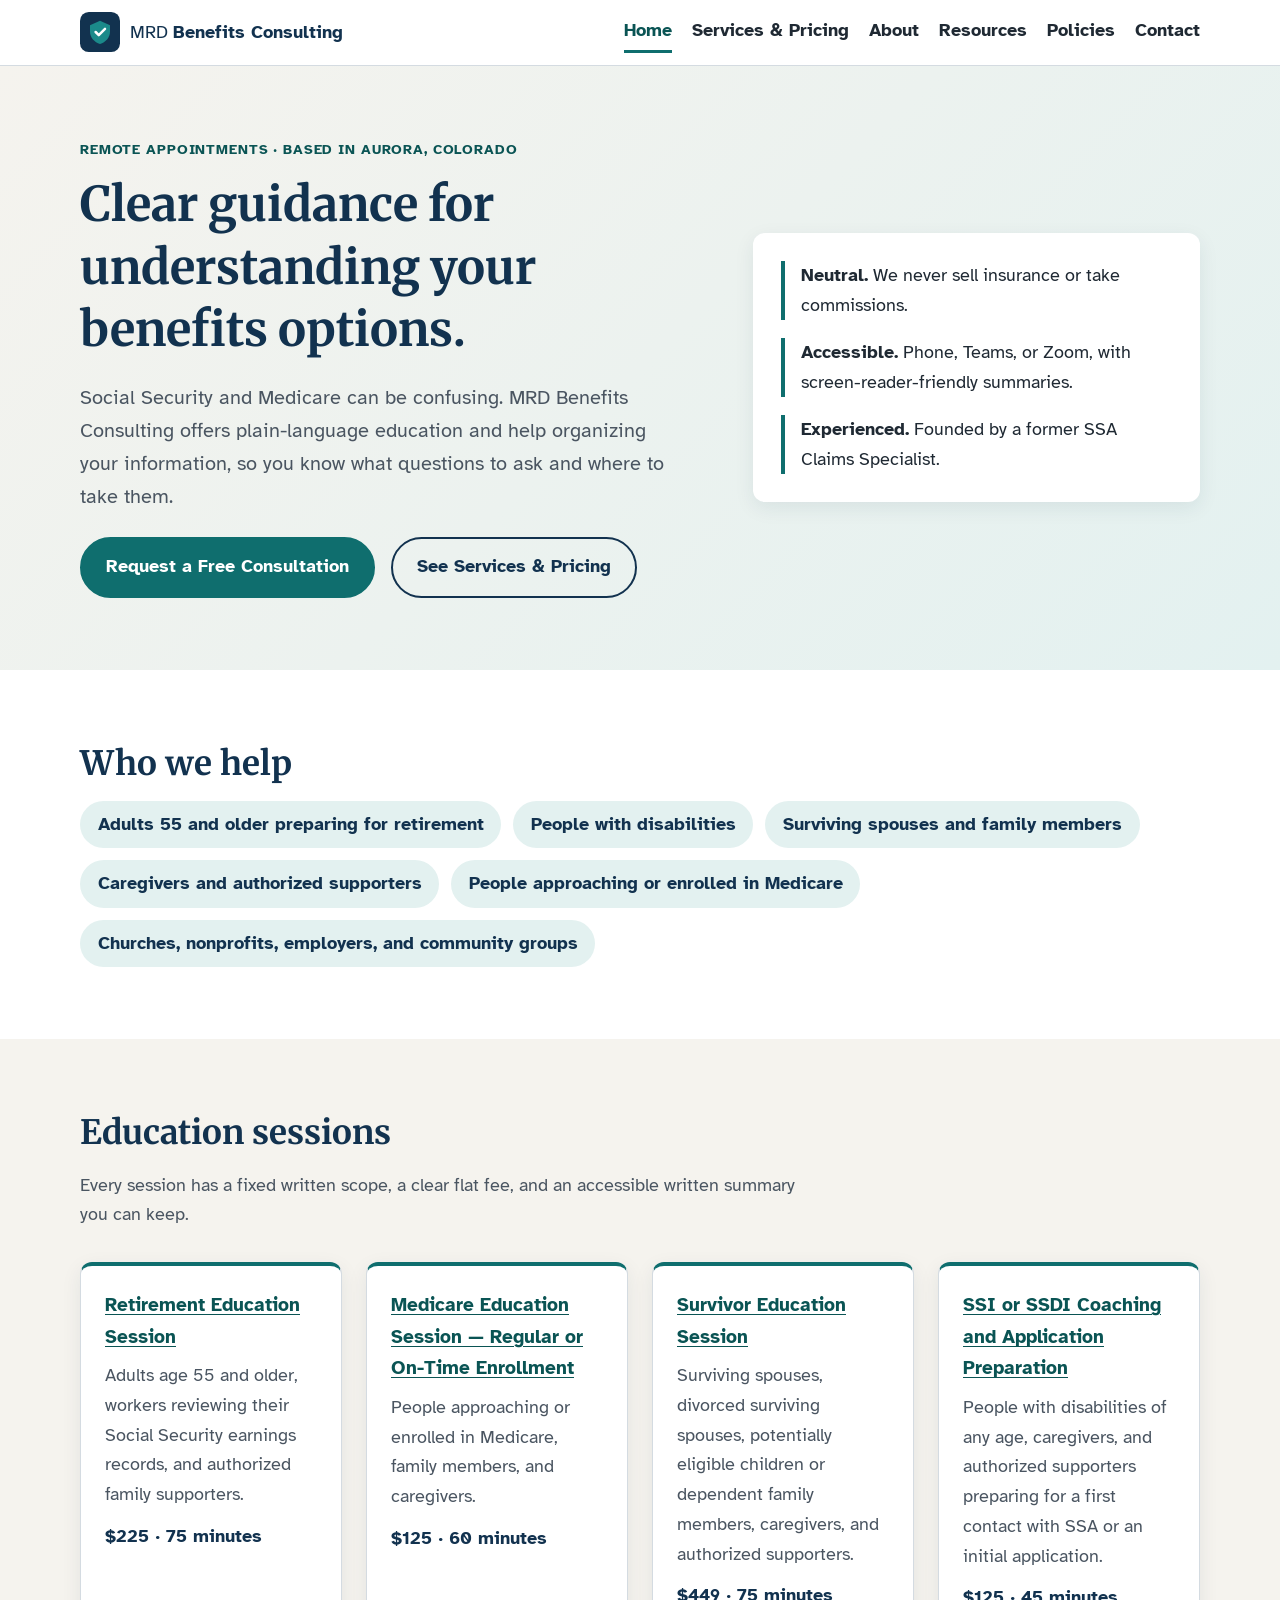
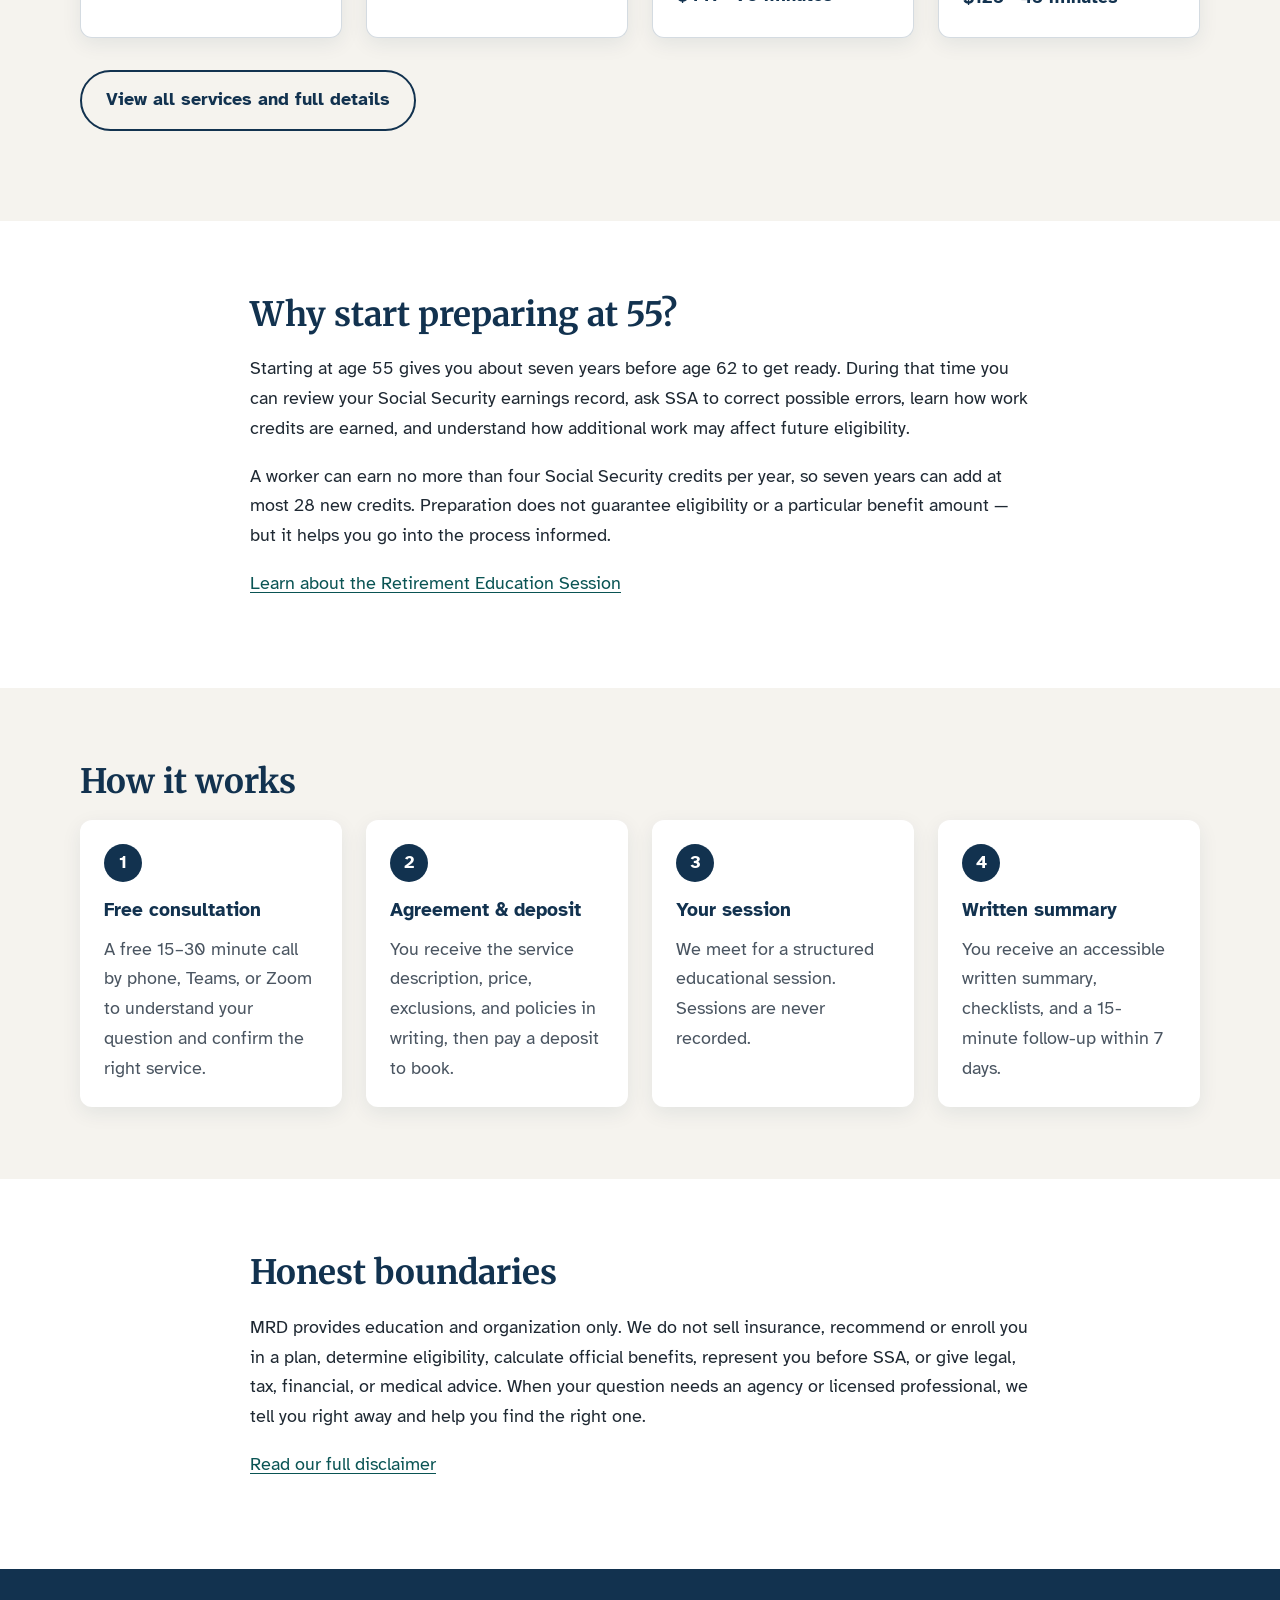
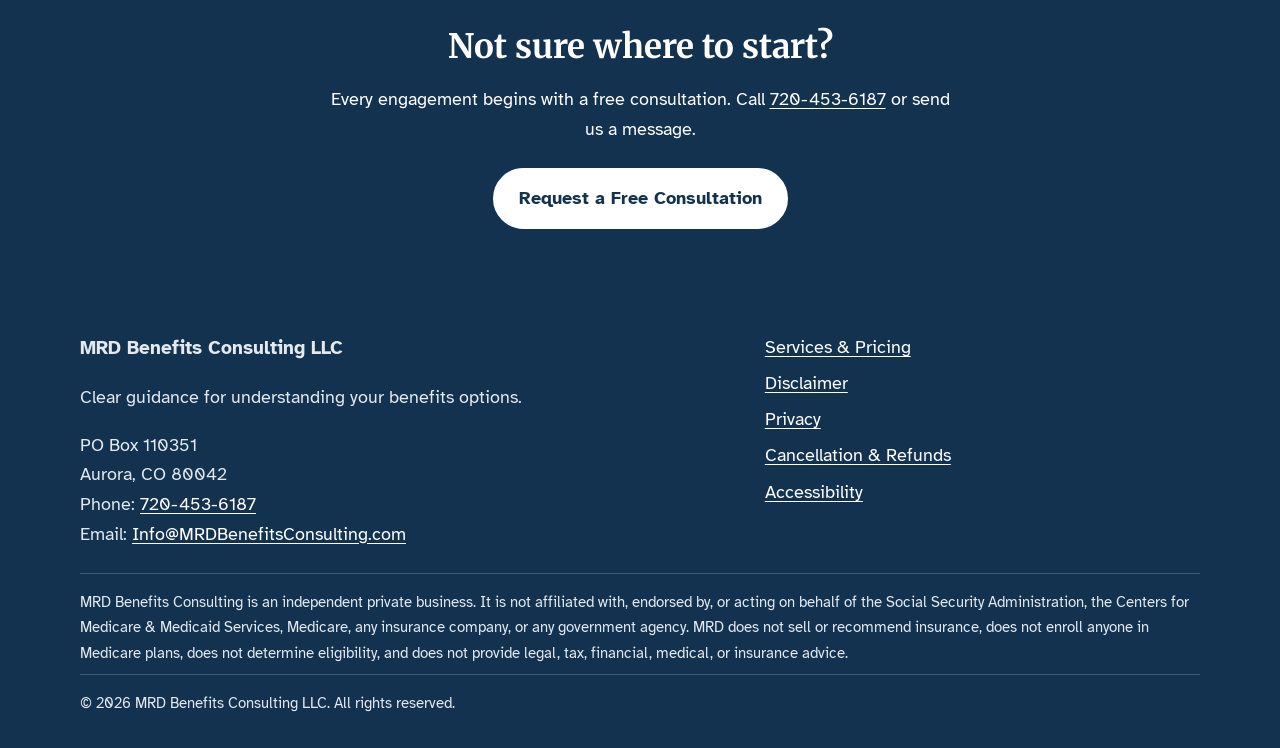
<file: index.html>
<!doctype html>
<html lang="en">
<head>
  <meta charset="utf-8">
  <meta name="viewport" content="width=device-width, initial-scale=1">
  <title>MRD Benefits Consulting | Clear Guidance on Social Security & Medicare</title>
  <meta name="description" content="Neutral, accessible education about Social Security retirement, survivor, SSI, SSDI, and Medicare. Remote appointments from Aurora, Colorado. No insurance sales.">
  <link rel="icon" href="assets/favicon.svg" type="image/svg+xml">
  <link rel="preconnect" href="https://fonts.googleapis.com">
  <link rel="preconnect" href="https://fonts.gstatic.com" crossorigin>
  <link href="https://fonts.googleapis.com/css2?family=Atkinson+Hyperlegible:wght@400;700&family=Merriweather:wght@700&display=swap" rel="stylesheet">
  <link rel="stylesheet" href="styles.css">
</head>
<body>
  <a class="skip-link" href="#main">Skip to main content</a>

  <header class="site-header">
    <div class="container nav">
      <a href="index.html" class="brand">
        <img src="assets/favicon.svg" alt="" width="40" height="40">
        <span>MRD <strong>Benefits Consulting</strong></span>
      </a>
      <button type="button" class="nav-toggle" aria-expanded="false" aria-controls="nav-menu">Menu</button>
      <nav id="nav-menu" class="nav-menu" aria-label="Main">
        <a href="index.html" aria-current="page">Home</a>
        <a href="services.html">Services &amp; Pricing</a>
        <a href="about.html">About</a>
        <a href="resources.html">Resources</a>
        <a href="policies.html">Policies</a>
        <a href="contact.html">Contact</a>
      </nav>
    </div>
  </header>

  <main id="main" tabindex="-1">
    <section class="hero">
      <div class="container hero-grid">
        <div>
          <p class="eyebrow">Remote appointments &middot; Based in Aurora, Colorado</p>
          <h1>Clear guidance for understanding your benefits options.</h1>
          <p class="lead">Social Security and Medicare can be confusing. MRD Benefits Consulting offers plain-language education and help organizing your information, so you know what questions to ask and where to take them.</p>
          <div class="hero-actions">
            <a href="contact.html" class="btn">Request a Free Consultation</a>
            <a href="services.html" class="btn btn-outline">See Services &amp; Pricing</a>
          </div>
        </div>
        <ul class="hero-card" aria-label="Our approach">
          <li><strong>Neutral.</strong> We never sell insurance or take commissions.</li>
          <li><strong>Accessible.</strong> Phone, Teams, or Zoom, with screen-reader-friendly summaries.</li>
          <li><strong>Experienced.</strong> Founded by a former SSA Claims Specialist.</li>
        </ul>
      </div>
    </section>

    <section class="section" aria-labelledby="who-heading">
      <div class="container">
        <h2 id="who-heading">Who we help</h2>
        <ul class="pill-list">
          <li>Adults 55 and older preparing for retirement</li>
          <li>People with disabilities</li>
          <li>Surviving spouses and family members</li>
          <li>Caregivers and authorized supporters</li>
          <li>People approaching or enrolled in Medicare</li>
          <li>Churches, nonprofits, employers, and community groups</li>
        </ul>
      </div>
    </section>

    <section class="section section-alt" aria-labelledby="services-heading">
      <div class="container">
        <h2 id="services-heading">Education sessions</h2>
        <p class="section-intro">Every session has a fixed written scope, a clear flat fee, and an accessible written summary you can keep.</p>
        <ul class="cards">
          <li class="card">
            <h3><a href="services.html#retirement">Retirement Education Session</a></h3>
            <p>Adults age 55 and older, workers reviewing their Social Security earnings records, and authorized family supporters.</p>
            <p class="card-price">$225 &middot; 75 minutes</p>
          </li>
          <li class="card">
            <h3><a href="services.html#medicare">Medicare Education Session &mdash; Regular or On-Time Enrollment</a></h3>
            <p>People approaching or enrolled in Medicare, family members, and caregivers.</p>
            <p class="card-price">$125 &middot; 60 minutes</p>
          </li>
          <li class="card">
            <h3><a href="services.html#survivor">Survivor Education Session</a></h3>
            <p>Surviving spouses, divorced surviving spouses, potentially eligible children or dependent family members, caregivers, and authorized supporters.</p>
            <p class="card-price">$449 &middot; 75 minutes</p>
          </li>
          <li class="card">
            <h3><a href="services.html#ssi-ssdi">SSI or SSDI Coaching and Application Preparation</a></h3>
            <p>People with disabilities of any age, caregivers, and authorized supporters preparing for a first contact with SSA or an initial application.</p>
            <p class="card-price">$125 &middot; 45 minutes</p>
          </li>
        </ul>
        <p><a href="services.html" class="btn btn-outline">View all services and full details</a></p>
      </div>
    </section>

    <section class="section" aria-labelledby="age55-heading">
      <div class="container narrow">
        <h2 id="age55-heading">Why start preparing at 55?</h2>
        <p>Starting at age 55 gives you about seven years before age 62 to get ready. During that time you can review your Social Security earnings record, ask SSA to correct possible errors, learn how work credits are earned, and understand how additional work may affect future eligibility.</p>
        <p>A worker can earn no more than four Social Security credits per year, so seven years can add at most 28 new credits. Preparation does not guarantee eligibility or a particular benefit amount &mdash; but it helps you go into the process informed.</p>
        <p><a href="services.html#retirement">Learn about the Retirement Education Session</a></p>
      </div>
    </section>

    <section class="section section-alt" aria-labelledby="how-heading">
      <div class="container">
        <h2 id="how-heading">How it works</h2>
        <ol class="steps">
          <li><h3>Free consultation</h3><p>A free 15&ndash;30 minute call by phone, Teams, or Zoom to understand your question and confirm the right service.</p></li>
          <li><h3>Agreement &amp; deposit</h3><p>You receive the service description, price, exclusions, and policies in writing, then pay a deposit to book.</p></li>
          <li><h3>Your session</h3><p>We meet for a structured educational session. Sessions are never recorded.</p></li>
          <li><h3>Written summary</h3><p>You receive an accessible written summary, checklists, and a 15-minute follow-up within 7 days.</p></li>
        </ol>
      </div>
    </section>

    <section class="section" aria-labelledby="neutral-heading">
      <div class="container narrow">
        <h2 id="neutral-heading">Honest boundaries</h2>
        <p>MRD provides education and organization only. We do not sell insurance, recommend or enroll you in a plan, determine eligibility, calculate official benefits, represent you before SSA, or give legal, tax, financial, or medical advice. When your question needs an agency or licensed professional, we tell you right away and help you find the right one.</p>
        <p><a href="policies.html#disclaimer">Read our full disclaimer</a></p>
      </div>
    </section>

    <section class="cta" aria-labelledby="cta-heading">
      <div class="container cta-inner">
        <h2 id="cta-heading">Not sure where to start?</h2>
        <p>Every engagement begins with a free consultation. Call <a href="tel:+17204536187">720-453-6187</a> or send us a message.</p>
        <a href="contact.html" class="btn btn-light">Request a Free Consultation</a>
      </div>
    </section>
  </main>

  <footer class="site-footer">
    <div class="container footer-grid">
      <div>
        <p class="footer-brand">MRD Benefits Consulting LLC</p>
        <p>Clear guidance for understanding your benefits options.</p>
        <address>
          PO Box 110351<br>Aurora, CO 80042<br>
          Phone: <a href="tel:+17204536187">720-453-6187</a><br>
          Email: <a href="mailto:Info@MRDBenefitsConsulting.com">Info@MRDBenefitsConsulting.com</a>
        </address>
      </div>
      <nav aria-label="Footer">
        <ul>
          <li><a href="services.html">Services &amp; Pricing</a></li>
          <li><a href="policies.html#disclaimer">Disclaimer</a></li>
          <li><a href="policies.html#privacy">Privacy</a></li>
          <li><a href="policies.html#cancellation">Cancellation &amp; Refunds</a></li>
          <li><a href="policies.html#accessibility">Accessibility</a></li>
        </ul>
      </nav>
    </div>
    <div class="container">
      <p class="small">MRD Benefits Consulting is an independent private business. It is not affiliated with, endorsed by, or acting on behalf of the Social Security Administration, the Centers for Medicare &amp; Medicaid Services, Medicare, any insurance company, or any government agency. MRD does not sell or recommend insurance, does not enroll anyone in Medicare plans, does not determine eligibility, and does not provide legal, tax, financial, medical, or insurance advice.</p>
      <p class="small">&copy; <span class="year">2026</span> MRD Benefits Consulting LLC. All rights reserved.</p>
    </div>
  </footer>

  <script src="script.js"></script>
</body>
</html>
</file>
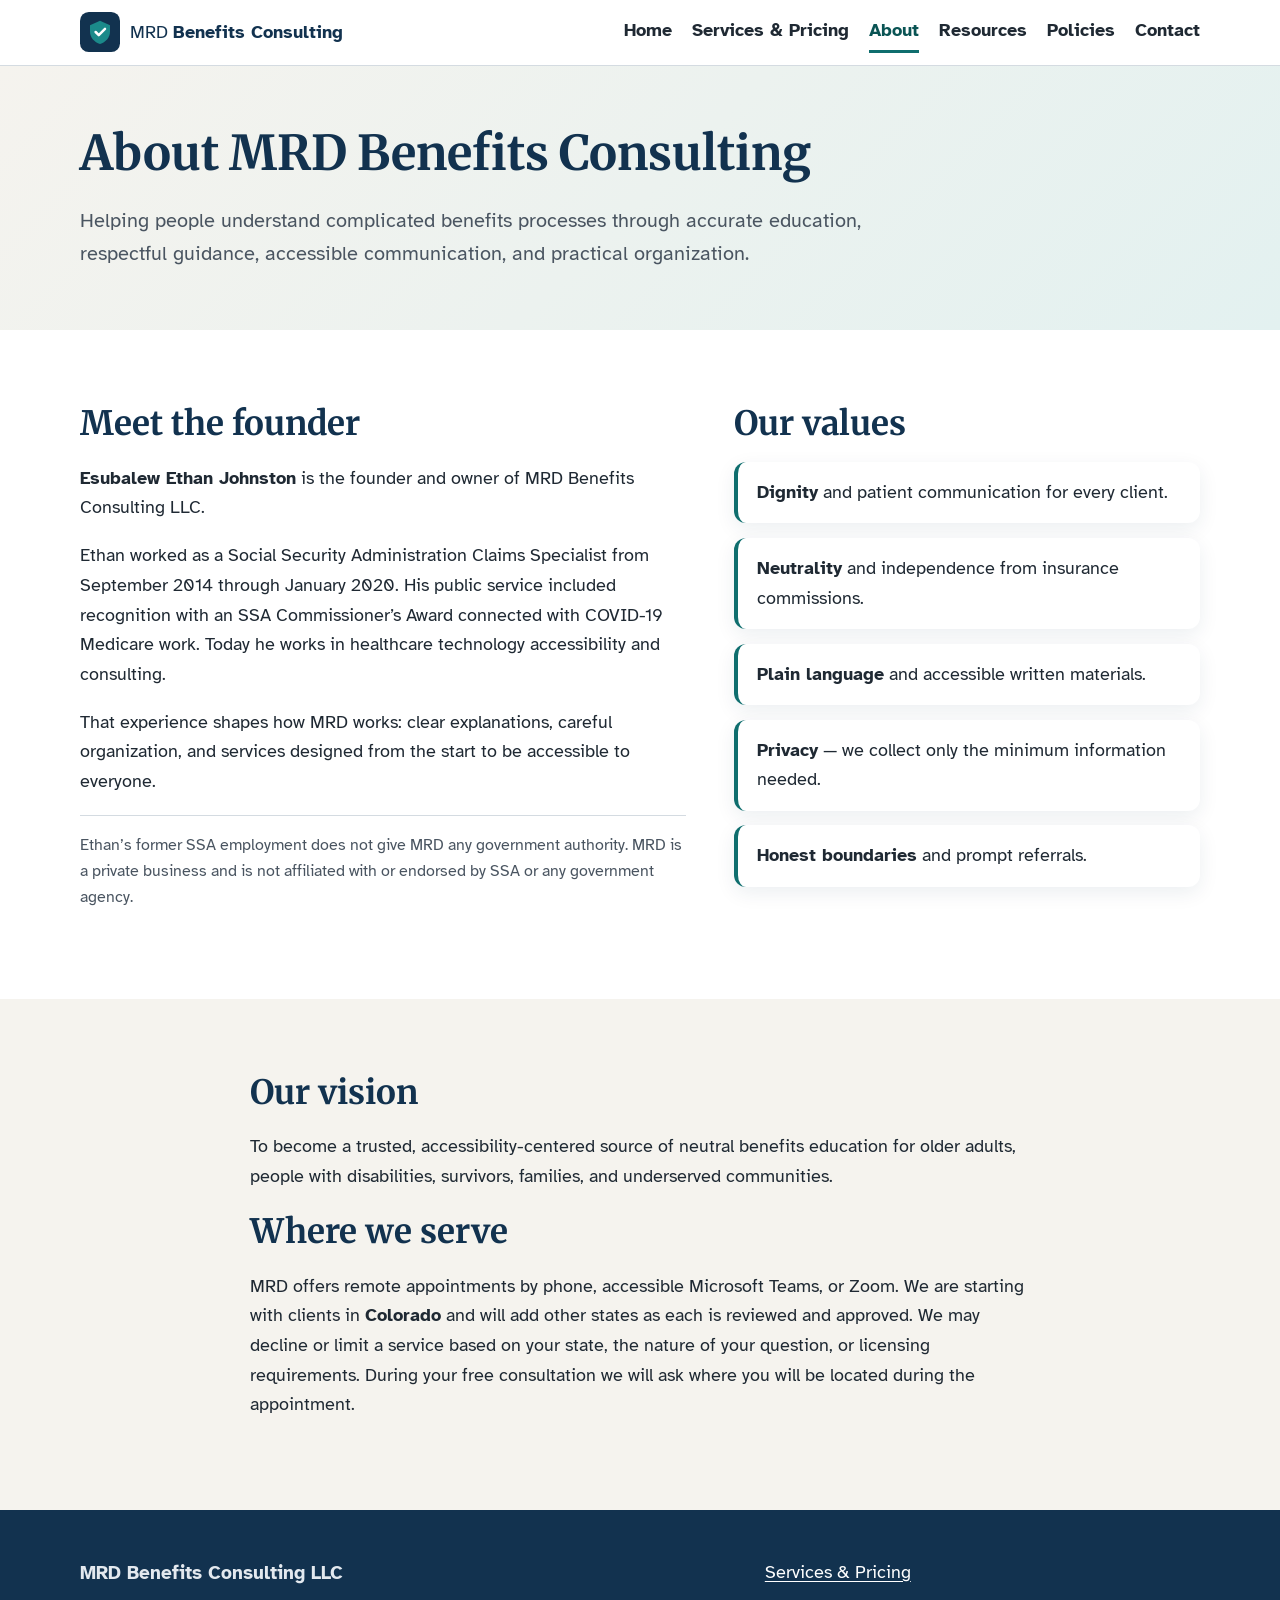
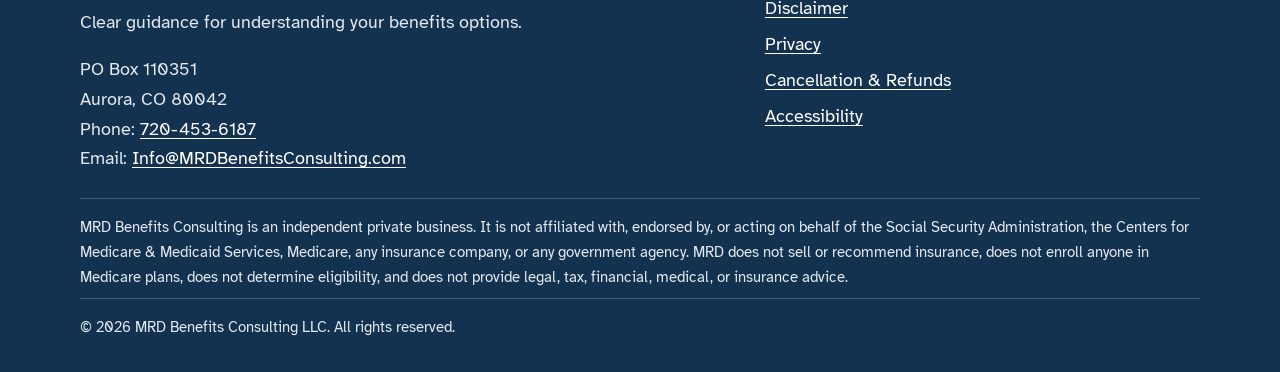
<file: about.html>
<!doctype html>
<html lang="en">
<head>
  <meta charset="utf-8">
  <meta name="viewport" content="width=device-width, initial-scale=1">
  <title>About | MRD Benefits Consulting</title>
  <meta name="description" content="Meet Esubalew Ethan Johnston, founder of MRD Benefits Consulting and former SSA Claims Specialist.">
  <link rel="icon" href="assets/favicon.svg" type="image/svg+xml">
  <link rel="preconnect" href="https://fonts.googleapis.com">
  <link rel="preconnect" href="https://fonts.gstatic.com" crossorigin>
  <link href="https://fonts.googleapis.com/css2?family=Atkinson+Hyperlegible:wght@400;700&family=Merriweather:wght@700&display=swap" rel="stylesheet">
  <link rel="stylesheet" href="styles.css">
</head>
<body>
  <a class="skip-link" href="#main">Skip to main content</a>

  <header class="site-header">
    <div class="container nav">
      <a href="index.html" class="brand">
        <img src="assets/favicon.svg" alt="" width="40" height="40">
        <span>MRD <strong>Benefits Consulting</strong></span>
      </a>
      <button type="button" class="nav-toggle" aria-expanded="false" aria-controls="nav-menu">Menu</button>
      <nav id="nav-menu" class="nav-menu" aria-label="Main">
        <a href="index.html">Home</a>
        <a href="services.html">Services &amp; Pricing</a>
        <a href="about.html" aria-current="page">About</a>
        <a href="resources.html">Resources</a>
        <a href="policies.html">Policies</a>
        <a href="contact.html">Contact</a>
      </nav>
    </div>
  </header>

  <main id="main" tabindex="-1">
    <section class="page-head">
      <div class="container">
        <h1>About MRD Benefits Consulting</h1>
        <p class="lead">Helping people understand complicated benefits processes through accurate education, respectful guidance, accessible communication, and practical organization.</p>
      </div>
    </section>

    <section class="section" aria-labelledby="founder-heading">
      <div class="container about-grid">
        <div>
          <h2 id="founder-heading">Meet the founder</h2>
          <p><strong>Esubalew Ethan Johnston</strong> is the founder and owner of MRD Benefits Consulting LLC.</p>
          <p>Ethan worked as a Social Security Administration Claims Specialist from September 2014 through January 2020. His public service included recognition with an SSA Commissioner&rsquo;s Award connected with COVID-19 Medicare work. Today he works in healthcare technology accessibility and consulting.</p>
          <p>That experience shapes how MRD works: clear explanations, careful organization, and services designed from the start to be accessible to everyone.</p>
          <p class="small-note">Ethan&rsquo;s former SSA employment does not give MRD any government authority. MRD is a private business and is not affiliated with or endorsed by SSA or any government agency.</p>
        </div>
        <div class="values-box">
          <h2>Our values</h2>
          <ul class="values">
            <li><strong>Dignity</strong> and patient communication for every client.</li>
            <li><strong>Neutrality</strong> and independence from insurance commissions.</li>
            <li><strong>Plain language</strong> and accessible written materials.</li>
            <li><strong>Privacy</strong> &mdash; we collect only the minimum information needed.</li>
            <li><strong>Honest boundaries</strong> and prompt referrals.</li>
          </ul>
        </div>
      </div>
    </section>

    <section class="section section-alt" aria-labelledby="vision-heading">
      <div class="container narrow">
        <h2 id="vision-heading">Our vision</h2>
        <p>To become a trusted, accessibility-centered source of neutral benefits education for older adults, people with disabilities, survivors, families, and underserved communities.</p>
        <h2>Where we serve</h2>
        <p>MRD offers remote appointments by phone, accessible Microsoft Teams, or Zoom. We are starting with clients in <strong>Colorado</strong> and will add other states as each is reviewed and approved. We may decline or limit a service based on your state, the nature of your question, or licensing requirements. During your free consultation we will ask where you will be located during the appointment.</p>
      </div>
    </section>
  </main>

  <footer class="site-footer">
    <div class="container footer-grid">
      <div>
        <p class="footer-brand">MRD Benefits Consulting LLC</p>
        <p>Clear guidance for understanding your benefits options.</p>
        <address>
          PO Box 110351<br>Aurora, CO 80042<br>
          Phone: <a href="tel:+17204536187">720-453-6187</a><br>
          Email: <a href="mailto:Info@MRDBenefitsConsulting.com">Info@MRDBenefitsConsulting.com</a>
        </address>
      </div>
      <nav aria-label="Footer">
        <ul>
          <li><a href="services.html">Services &amp; Pricing</a></li>
          <li><a href="policies.html#disclaimer">Disclaimer</a></li>
          <li><a href="policies.html#privacy">Privacy</a></li>
          <li><a href="policies.html#cancellation">Cancellation &amp; Refunds</a></li>
          <li><a href="policies.html#accessibility">Accessibility</a></li>
        </ul>
      </nav>
    </div>
    <div class="container">
      <p class="small">MRD Benefits Consulting is an independent private business. It is not affiliated with, endorsed by, or acting on behalf of the Social Security Administration, the Centers for Medicare &amp; Medicaid Services, Medicare, any insurance company, or any government agency. MRD does not sell or recommend insurance, does not enroll anyone in Medicare plans, does not determine eligibility, and does not provide legal, tax, financial, medical, or insurance advice.</p>
      <p class="small">&copy; <span class="year">2026</span> MRD Benefits Consulting LLC. All rights reserved.</p>
    </div>
  </footer>

  <script src="script.js"></script>
</body>
</html>
</file>
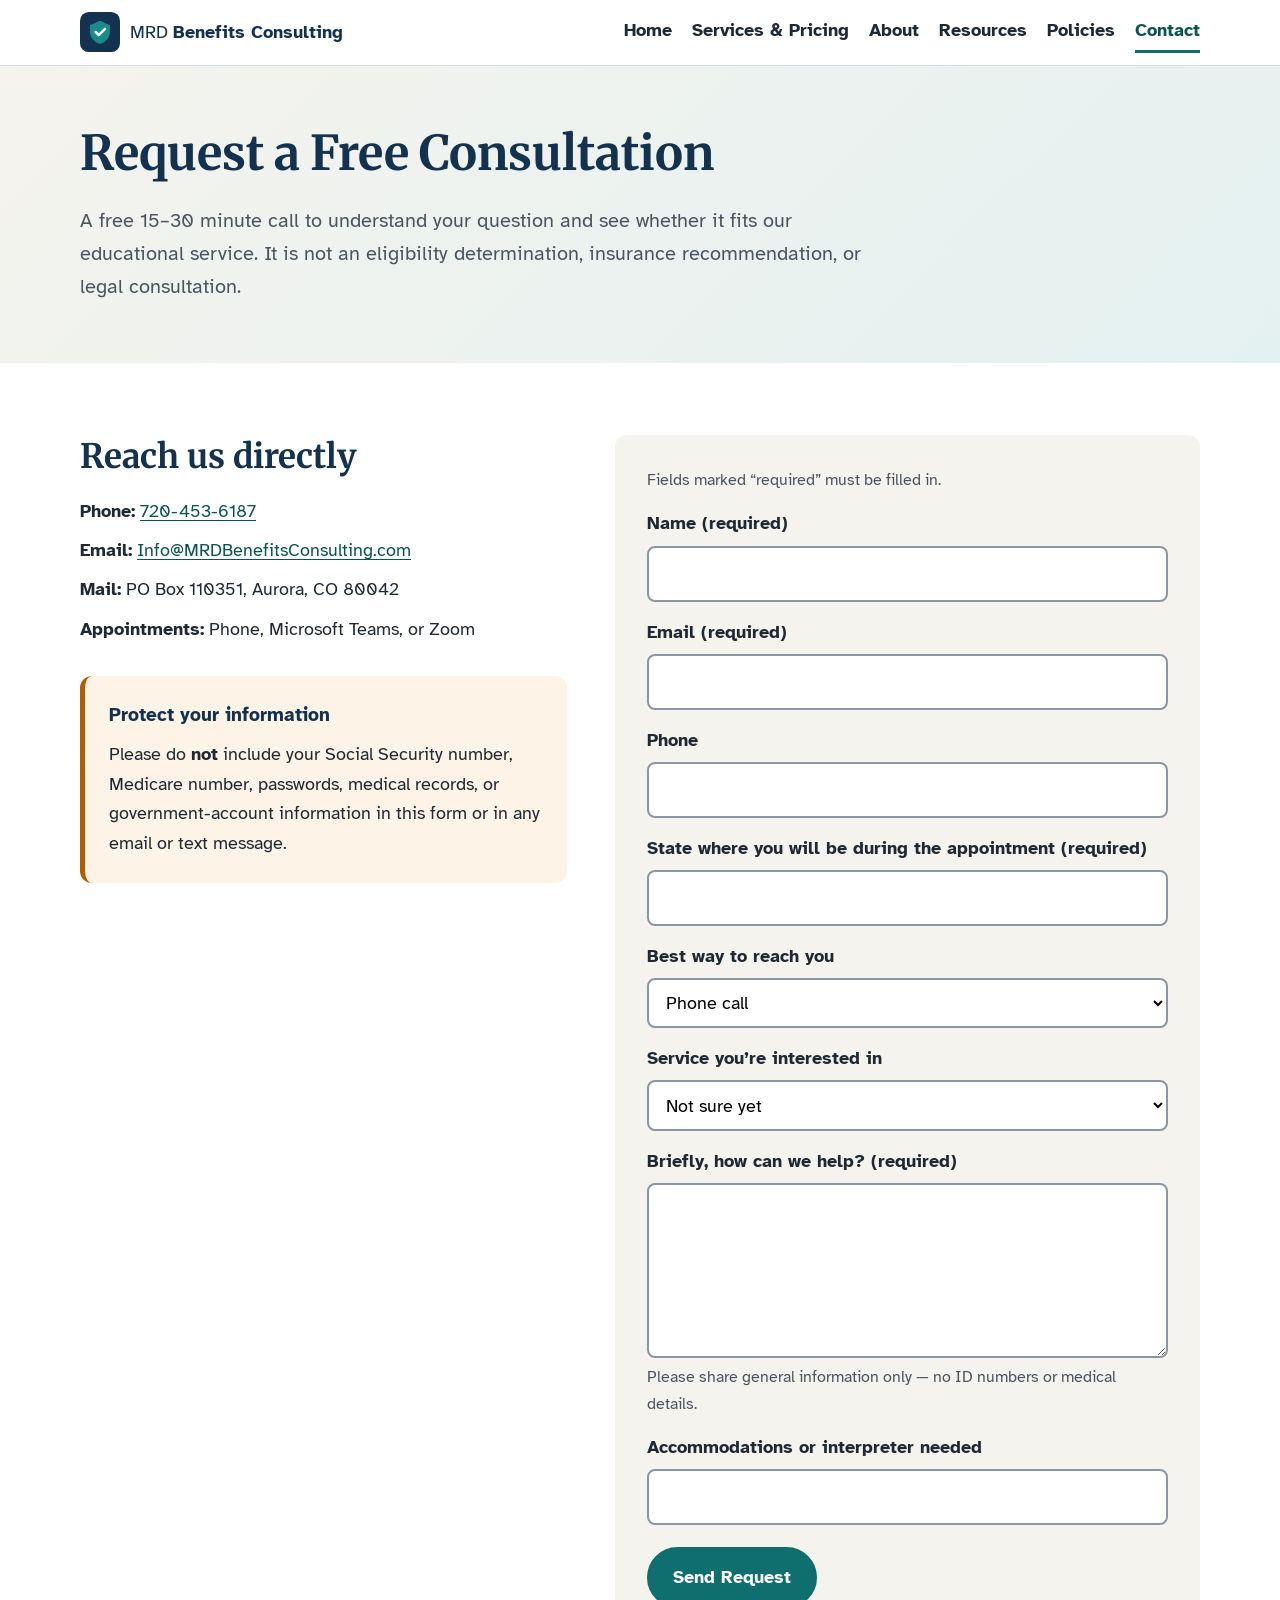
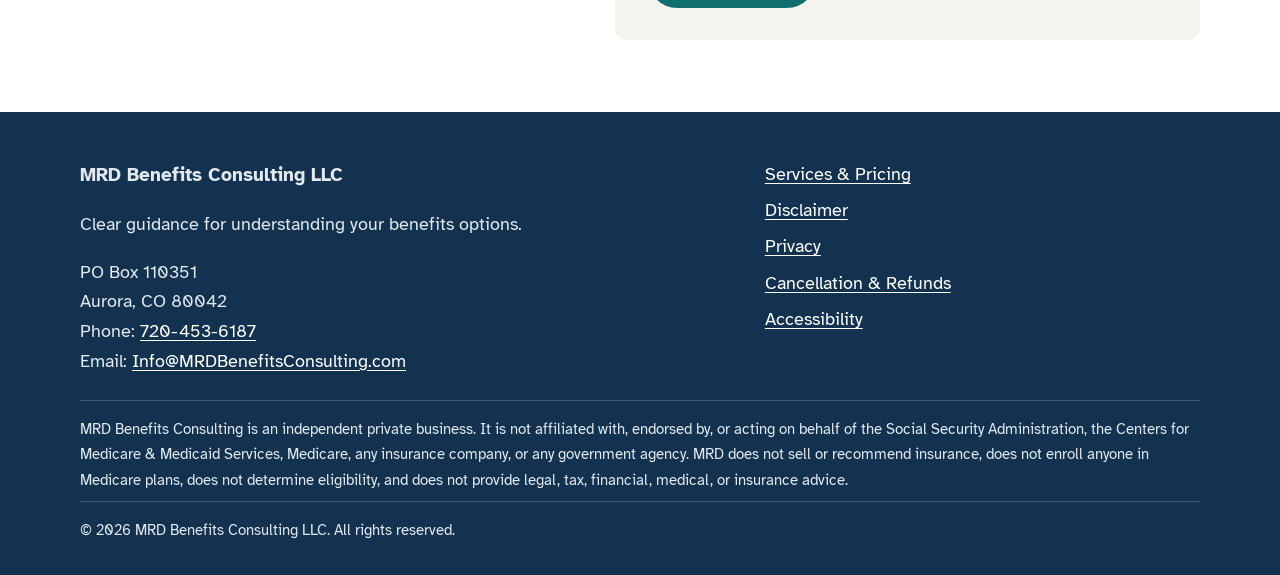
<file: contact.html>
<!doctype html>
<html lang="en">
<head>
  <meta charset="utf-8">
  <meta name="viewport" content="width=device-width, initial-scale=1">
  <title>Contact | MRD Benefits Consulting</title>
  <meta name="description" content="Request a free 15-30 minute consultation with MRD Benefits Consulting by phone, Microsoft Teams, or Zoom.">
  <link rel="icon" href="assets/favicon.svg" type="image/svg+xml">
  <link rel="preconnect" href="https://fonts.googleapis.com">
  <link rel="preconnect" href="https://fonts.gstatic.com" crossorigin>
  <link href="https://fonts.googleapis.com/css2?family=Atkinson+Hyperlegible:wght@400;700&family=Merriweather:wght@700&display=swap" rel="stylesheet">
  <link rel="stylesheet" href="styles.css">
</head>
<body>
  <a class="skip-link" href="#main">Skip to main content</a>

  <header class="site-header">
    <div class="container nav">
      <a href="index.html" class="brand">
        <img src="assets/favicon.svg" alt="" width="40" height="40">
        <span>MRD <strong>Benefits Consulting</strong></span>
      </a>
      <button type="button" class="nav-toggle" aria-expanded="false" aria-controls="nav-menu">Menu</button>
      <nav id="nav-menu" class="nav-menu" aria-label="Main">
        <a href="index.html">Home</a>
        <a href="services.html">Services &amp; Pricing</a>
        <a href="about.html">About</a>
        <a href="resources.html">Resources</a>
        <a href="policies.html">Policies</a>
        <a href="contact.html" aria-current="page">Contact</a>
      </nav>
    </div>
  </header>

  <main id="main" tabindex="-1">
    <section class="page-head">
      <div class="container">
        <h1>Request a Free Consultation</h1>
        <p class="lead">A free 15&ndash;30 minute call to understand your question and see whether it fits our educational service. It is not an eligibility determination, insurance recommendation, or legal consultation.</p>
      </div>
    </section>

    <section class="section">
      <div class="container contact-grid">
        <div>
          <h2>Reach us directly</h2>
          <ul class="contact-list">
            <li><strong>Phone:</strong> <a href="tel:+17204536187">720-453-6187</a></li>
            <li><strong>Email:</strong> <a href="mailto:Info@MRDBenefitsConsulting.com">Info@MRDBenefitsConsulting.com</a></li>
            <li><strong>Mail:</strong> PO Box 110351, Aurora, CO 80042</li>
            <li><strong>Appointments:</strong> Phone, Microsoft Teams, or Zoom</li>
          </ul>
          <div class="warning" role="note">
            <h3>Protect your information</h3>
            <p>Please do <strong>not</strong> include your Social Security number, Medicare number, passwords, medical records, or government-account information in this form or in any email or text message.</p>
          </div>
        </div>
        <form class="contact-form" action="contact.php" method="post">
          <p class="form-hint">Fields marked &ldquo;required&rdquo; must be filled in.</p>
          <label for="f-name">Name (required)</label>
          <input id="f-name" type="text" name="name" required autocomplete="name">
          <label for="f-email">Email (required)</label>
          <input id="f-email" type="email" name="email" required autocomplete="email">
          <label for="f-phone">Phone</label>
          <input id="f-phone" type="tel" name="phone" autocomplete="tel">
          <label for="f-state">State where you will be during the appointment (required)</label>
          <input id="f-state" type="text" name="state" required autocomplete="address-level1">
          <label for="f-contact">Best way to reach you</label>
          <select id="f-contact" name="contact_method">
            <option>Phone call</option>
            <option>Email</option>
            <option>Microsoft Teams</option>
            <option>Zoom</option>
          </select>
          <label for="f-interest">Service you&rsquo;re interested in</label>
          <select id="f-interest" name="interest">
            <option>Not sure yet</option>
              <option>Retirement Education Session</option>
              <option>Medicare Education Session - Regular or On-Time Enrollment</option>
              <option>Medicare Education Session - Special Enrollment Period (SEP)</option>
              <option>Combined Medicare SEP and Retirement Package</option>
              <option>Survivor Education Session</option>
              <option>SSI or SSDI Coaching and Application Preparation</option>
              <option>Other Approved Assistance</option>
            <option>Workshop for an organization</option>
          </select>
          <label for="f-msg">Briefly, how can we help? (required)</label>
          <textarea id="f-msg" name="message" rows="5" required aria-describedby="f-msg-hint"></textarea>
          <p id="f-msg-hint" class="form-hint">Please share general information only &mdash; no ID numbers or medical details.</p>
          <label for="f-acc">Accommodations or interpreter needed</label>
          <input id="f-acc" type="text" name="accommodations">
          <div class="hp" aria-hidden="true">
            <label for="f-website">Leave this field blank</label>
            <input id="f-website" type="text" name="website" tabindex="-1" autocomplete="off">
          </div>
          <button type="submit" class="btn">Send Request</button>
        </form>
      </div>
    </section>
  </main>

  <footer class="site-footer">
    <div class="container footer-grid">
      <div>
        <p class="footer-brand">MRD Benefits Consulting LLC</p>
        <p>Clear guidance for understanding your benefits options.</p>
        <address>
          PO Box 110351<br>Aurora, CO 80042<br>
          Phone: <a href="tel:+17204536187">720-453-6187</a><br>
          Email: <a href="mailto:Info@MRDBenefitsConsulting.com">Info@MRDBenefitsConsulting.com</a>
        </address>
      </div>
      <nav aria-label="Footer">
        <ul>
          <li><a href="services.html">Services &amp; Pricing</a></li>
          <li><a href="policies.html#disclaimer">Disclaimer</a></li>
          <li><a href="policies.html#privacy">Privacy</a></li>
          <li><a href="policies.html#cancellation">Cancellation &amp; Refunds</a></li>
          <li><a href="policies.html#accessibility">Accessibility</a></li>
        </ul>
      </nav>
    </div>
    <div class="container">
      <p class="small">MRD Benefits Consulting is an independent private business. It is not affiliated with, endorsed by, or acting on behalf of the Social Security Administration, the Centers for Medicare &amp; Medicaid Services, Medicare, any insurance company, or any government agency. MRD does not sell or recommend insurance, does not enroll anyone in Medicare plans, does not determine eligibility, and does not provide legal, tax, financial, medical, or insurance advice.</p>
      <p class="small">&copy; <span class="year">2026</span> MRD Benefits Consulting LLC. All rights reserved.</p>
    </div>
  </footer>

  <script src="script.js"></script>
</body>
</html>
</file>
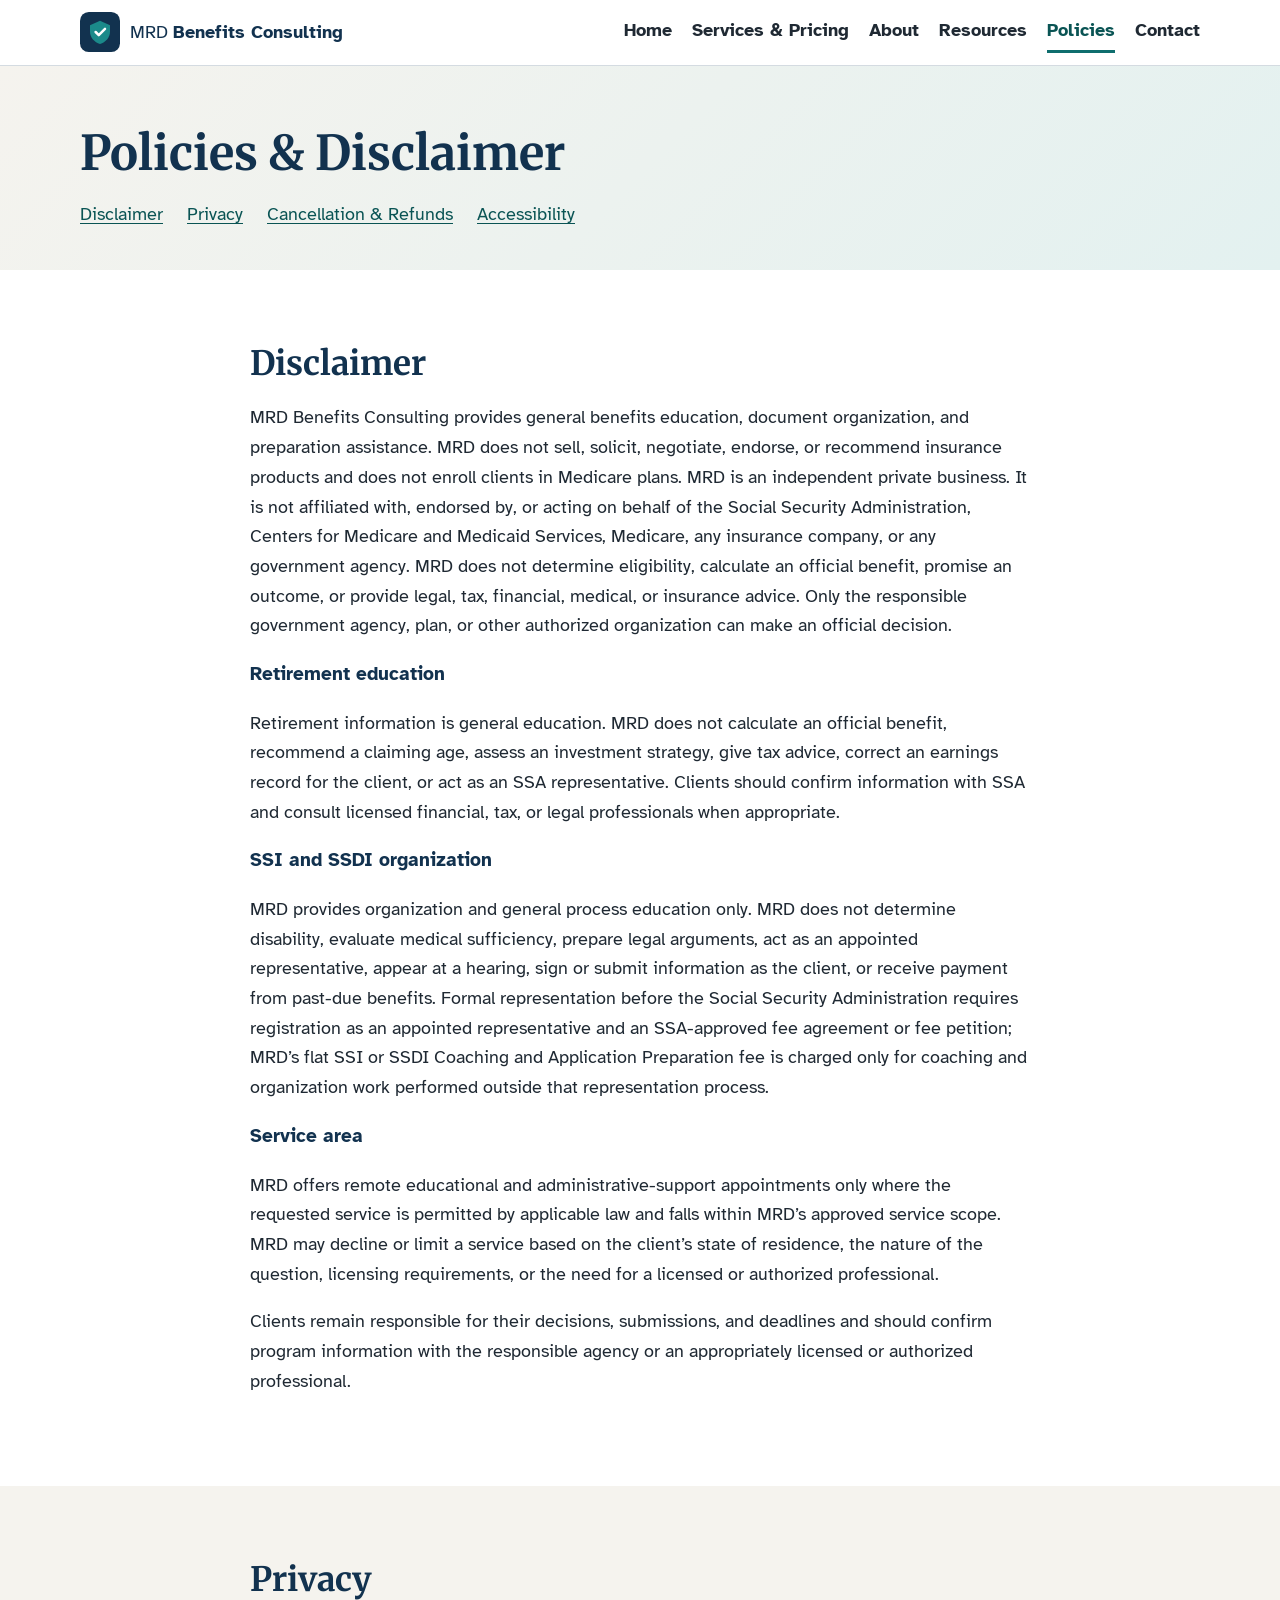
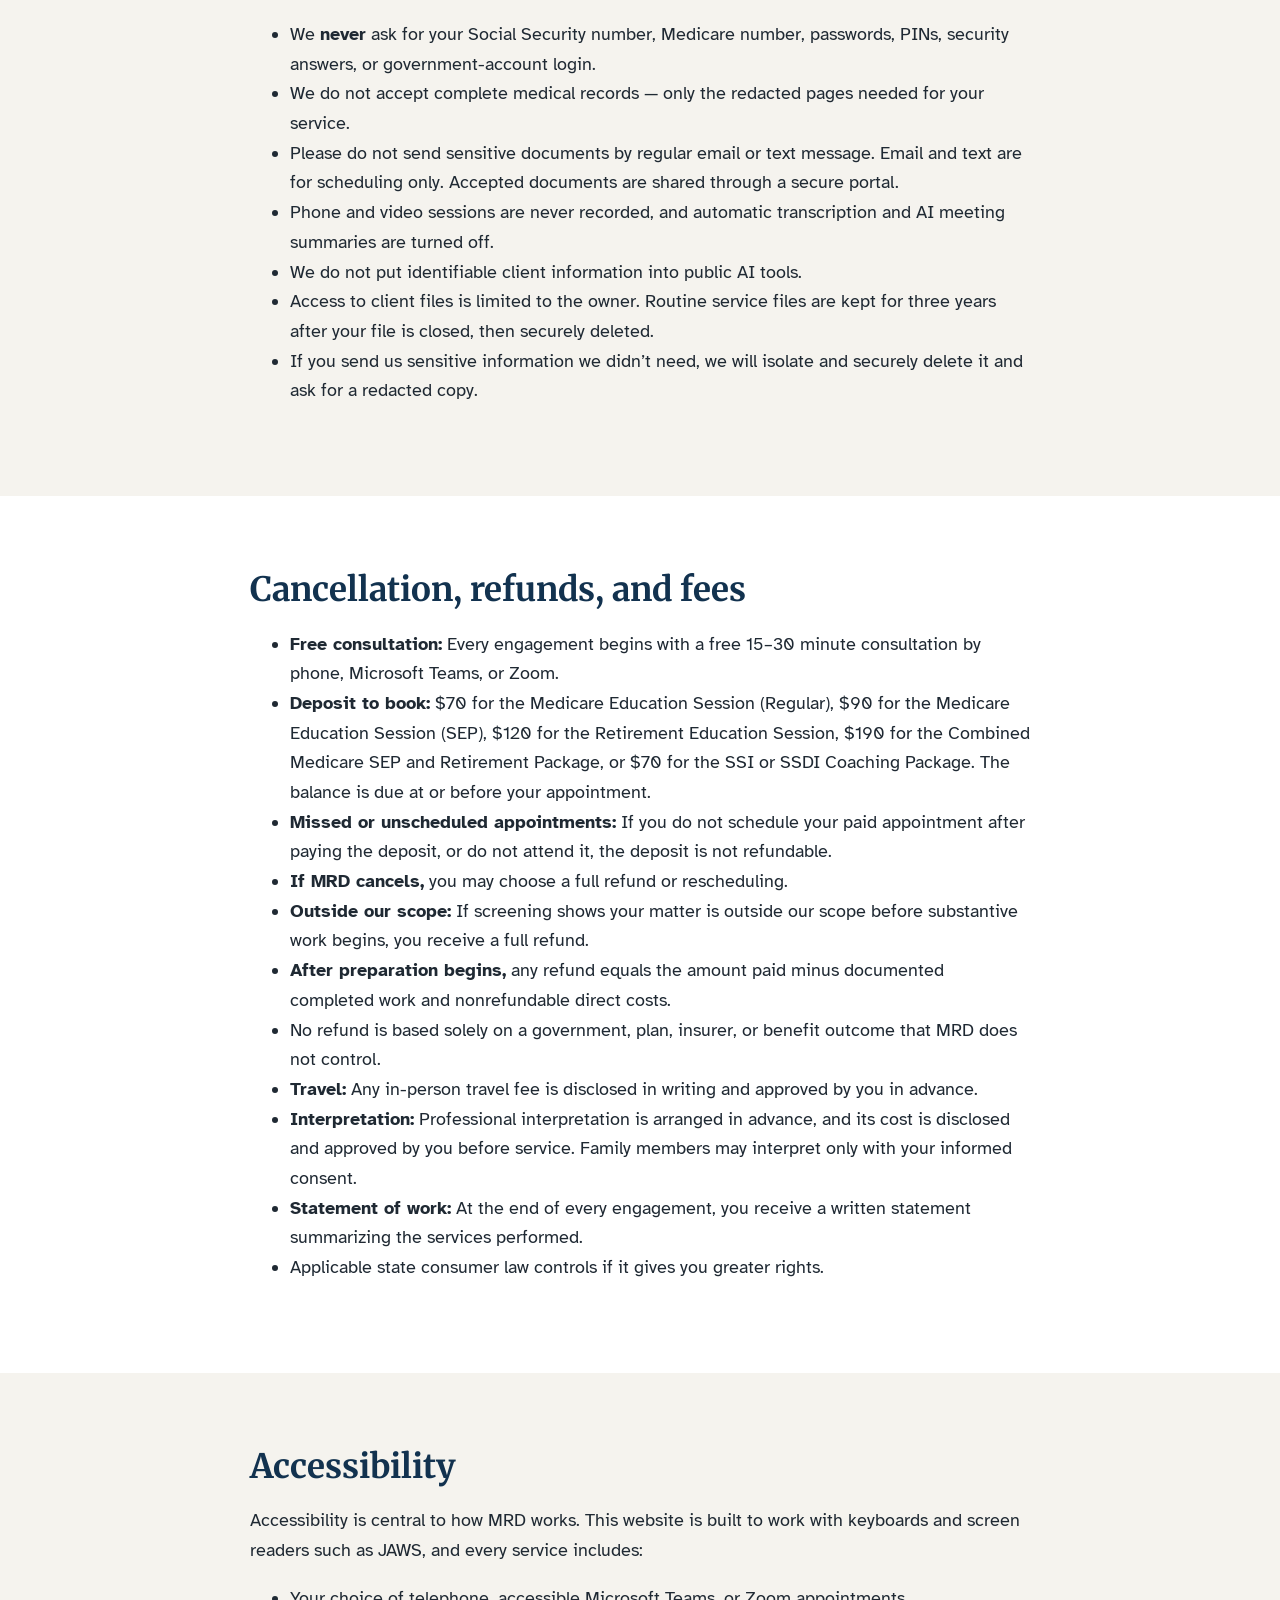
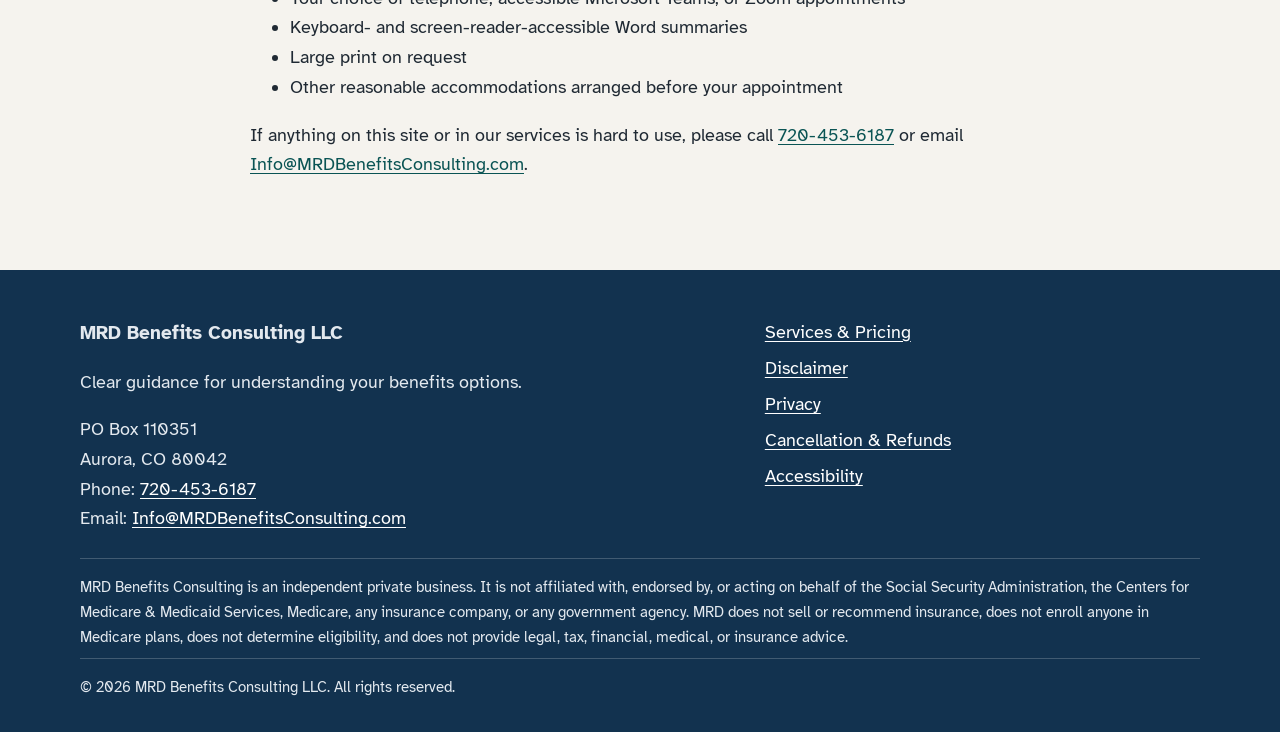
<file: policies.html>
<!doctype html>
<html lang="en">
<head>
  <meta charset="utf-8">
  <meta name="viewport" content="width=device-width, initial-scale=1">
  <title>Policies & Disclaimer | MRD Benefits Consulting</title>
  <meta name="description" content="Disclaimer, privacy, cancellation and refund, and accessibility policies for MRD Benefits Consulting.">
  <link rel="icon" href="assets/favicon.svg" type="image/svg+xml">
  <link rel="preconnect" href="https://fonts.googleapis.com">
  <link rel="preconnect" href="https://fonts.gstatic.com" crossorigin>
  <link href="https://fonts.googleapis.com/css2?family=Atkinson+Hyperlegible:wght@400;700&family=Merriweather:wght@700&display=swap" rel="stylesheet">
  <link rel="stylesheet" href="styles.css">
</head>
<body>
  <a class="skip-link" href="#main">Skip to main content</a>

  <header class="site-header">
    <div class="container nav">
      <a href="index.html" class="brand">
        <img src="assets/favicon.svg" alt="" width="40" height="40">
        <span>MRD <strong>Benefits Consulting</strong></span>
      </a>
      <button type="button" class="nav-toggle" aria-expanded="false" aria-controls="nav-menu">Menu</button>
      <nav id="nav-menu" class="nav-menu" aria-label="Main">
        <a href="index.html">Home</a>
        <a href="services.html">Services &amp; Pricing</a>
        <a href="about.html">About</a>
        <a href="resources.html">Resources</a>
        <a href="policies.html" aria-current="page">Policies</a>
        <a href="contact.html">Contact</a>
      </nav>
    </div>
  </header>

  <main id="main" tabindex="-1">
    <section class="page-head">
      <div class="container">
        <h1>Policies &amp; Disclaimer</h1>
        <nav aria-label="On this page">
          <ul class="toc inline">
            <li><a href="#disclaimer">Disclaimer</a></li>
            <li><a href="#privacy">Privacy</a></li>
            <li><a href="#cancellation">Cancellation &amp; Refunds</a></li>
            <li><a href="#accessibility">Accessibility</a></li>
          </ul>
        </nav>
      </div>
    </section>

    <section class="section" id="disclaimer" aria-labelledby="disc-h">
      <div class="container narrow">
        <h2 id="disc-h">Disclaimer</h2>
        <p>MRD Benefits Consulting provides general benefits education, document organization, and preparation assistance. MRD does not sell, solicit, negotiate, endorse, or recommend insurance products and does not enroll clients in Medicare plans. MRD is an independent private business. It is not affiliated with, endorsed by, or acting on behalf of the Social Security Administration, Centers for Medicare and Medicaid Services, Medicare, any insurance company, or any government agency. MRD does not determine eligibility, calculate an official benefit, promise an outcome, or provide legal, tax, financial, medical, or insurance advice. Only the responsible government agency, plan, or other authorized organization can make an official decision.</p>
        <h3>Retirement education</h3>
        <p>Retirement information is general education. MRD does not calculate an official benefit, recommend a claiming age, assess an investment strategy, give tax advice, correct an earnings record for the client, or act as an SSA representative. Clients should confirm information with SSA and consult licensed financial, tax, or legal professionals when appropriate.</p>
        <h3>SSI and SSDI organization</h3>
        <p>MRD provides organization and general process education only. MRD does not determine disability, evaluate medical sufficiency, prepare legal arguments, act as an appointed representative, appear at a hearing, sign or submit information as the client, or receive payment from past-due benefits. Formal representation before the Social Security Administration requires registration as an appointed representative and an SSA-approved fee agreement or fee petition; MRD&rsquo;s flat SSI or SSDI Coaching and Application Preparation fee is charged only for coaching and organization work performed outside that representation process.</p>
        <h3>Service area</h3>
        <p>MRD offers remote educational and administrative-support appointments only where the requested service is permitted by applicable law and falls within MRD&rsquo;s approved service scope. MRD may decline or limit a service based on the client&rsquo;s state of residence, the nature of the question, licensing requirements, or the need for a licensed or authorized professional.</p>
        <p>Clients remain responsible for their decisions, submissions, and deadlines and should confirm program information with the responsible agency or an appropriately licensed or authorized professional.</p>
      </div>
    </section>

    <section class="section section-alt" id="privacy" aria-labelledby="priv-h">
      <div class="container narrow">
        <h2 id="priv-h">Privacy</h2>
        <ul>
          <li>We <strong>never</strong> ask for your Social Security number, Medicare number, passwords, PINs, security answers, or government-account login.</li>
          <li>We do not accept complete medical records &mdash; only the redacted pages needed for your service.</li>
          <li>Please do not send sensitive documents by regular email or text message. Email and text are for scheduling only. Accepted documents are shared through a secure portal.</li>
          <li>Phone and video sessions are never recorded, and automatic transcription and AI meeting summaries are turned off.</li>
          <li>We do not put identifiable client information into public AI tools.</li>
          <li>Access to client files is limited to the owner. Routine service files are kept for three years after your file is closed, then securely deleted.</li>
          <li>If you send us sensitive information we didn&rsquo;t need, we will isolate and securely delete it and ask for a redacted copy.</li>
        </ul>
      </div>
    </section>

    <section class="section" id="cancellation" aria-labelledby="cancel-h">
      <div class="container narrow">
        <h2 id="cancel-h">Cancellation, refunds, and fees</h2>
        <ul>
          <li><strong>Free consultation:</strong> Every engagement begins with a free 15&ndash;30 minute consultation by phone, Microsoft Teams, or Zoom.</li>
          <li><strong>Deposit to book:</strong> $70 for the Medicare Education Session (Regular), $90 for the Medicare Education Session (SEP), $120 for the Retirement Education Session, $190 for the Combined Medicare SEP and Retirement Package, or $70 for the SSI or SSDI Coaching Package. The balance is due at or before your appointment.</li>
          <li><strong>Missed or unscheduled appointments:</strong> If you do not schedule your paid appointment after paying the deposit, or do not attend it, the deposit is not refundable.</li>
          <li><strong>If MRD cancels,</strong> you may choose a full refund or rescheduling.</li>
          <li><strong>Outside our scope:</strong> If screening shows your matter is outside our scope before substantive work begins, you receive a full refund.</li>
          <li><strong>After preparation begins,</strong> any refund equals the amount paid minus documented completed work and nonrefundable direct costs.</li>
          <li>No refund is based solely on a government, plan, insurer, or benefit outcome that MRD does not control.</li>
          <li><strong>Travel:</strong> Any in-person travel fee is disclosed in writing and approved by you in advance.</li>
          <li><strong>Interpretation:</strong> Professional interpretation is arranged in advance, and its cost is disclosed and approved by you before service. Family members may interpret only with your informed consent.</li>
          <li><strong>Statement of work:</strong> At the end of every engagement, you receive a written statement summarizing the services performed.</li>
          <li>Applicable state consumer law controls if it gives you greater rights.</li>
        </ul>
      </div>
    </section>

    <section class="section section-alt" id="accessibility" aria-labelledby="a11y-h">
      <div class="container narrow">
        <h2 id="a11y-h">Accessibility</h2>
        <p>Accessibility is central to how MRD works. This website is built to work with keyboards and screen readers such as JAWS, and every service includes:</p>
        <ul>
          <li>Your choice of telephone, accessible Microsoft Teams, or Zoom appointments</li>
          <li>Keyboard- and screen-reader-accessible Word summaries</li>
          <li>Large print on request</li>
          <li>Other reasonable accommodations arranged before your appointment</li>
        </ul>
        <p>If anything on this site or in our services is hard to use, please call <a href="tel:+17204536187">720-453-6187</a> or email <a href="mailto:Info@MRDBenefitsConsulting.com">Info@MRDBenefitsConsulting.com</a>.</p>
      </div>
    </section>
  </main>

  <footer class="site-footer">
    <div class="container footer-grid">
      <div>
        <p class="footer-brand">MRD Benefits Consulting LLC</p>
        <p>Clear guidance for understanding your benefits options.</p>
        <address>
          PO Box 110351<br>Aurora, CO 80042<br>
          Phone: <a href="tel:+17204536187">720-453-6187</a><br>
          Email: <a href="mailto:Info@MRDBenefitsConsulting.com">Info@MRDBenefitsConsulting.com</a>
        </address>
      </div>
      <nav aria-label="Footer">
        <ul>
          <li><a href="services.html">Services &amp; Pricing</a></li>
          <li><a href="policies.html#disclaimer">Disclaimer</a></li>
          <li><a href="policies.html#privacy">Privacy</a></li>
          <li><a href="policies.html#cancellation">Cancellation &amp; Refunds</a></li>
          <li><a href="policies.html#accessibility">Accessibility</a></li>
        </ul>
      </nav>
    </div>
    <div class="container">
      <p class="small">MRD Benefits Consulting is an independent private business. It is not affiliated with, endorsed by, or acting on behalf of the Social Security Administration, the Centers for Medicare &amp; Medicaid Services, Medicare, any insurance company, or any government agency. MRD does not sell or recommend insurance, does not enroll anyone in Medicare plans, does not determine eligibility, and does not provide legal, tax, financial, medical, or insurance advice.</p>
      <p class="small">&copy; <span class="year">2026</span> MRD Benefits Consulting LLC. All rights reserved.</p>
    </div>
  </footer>

  <script src="script.js"></script>
</body>
</html>
</file>
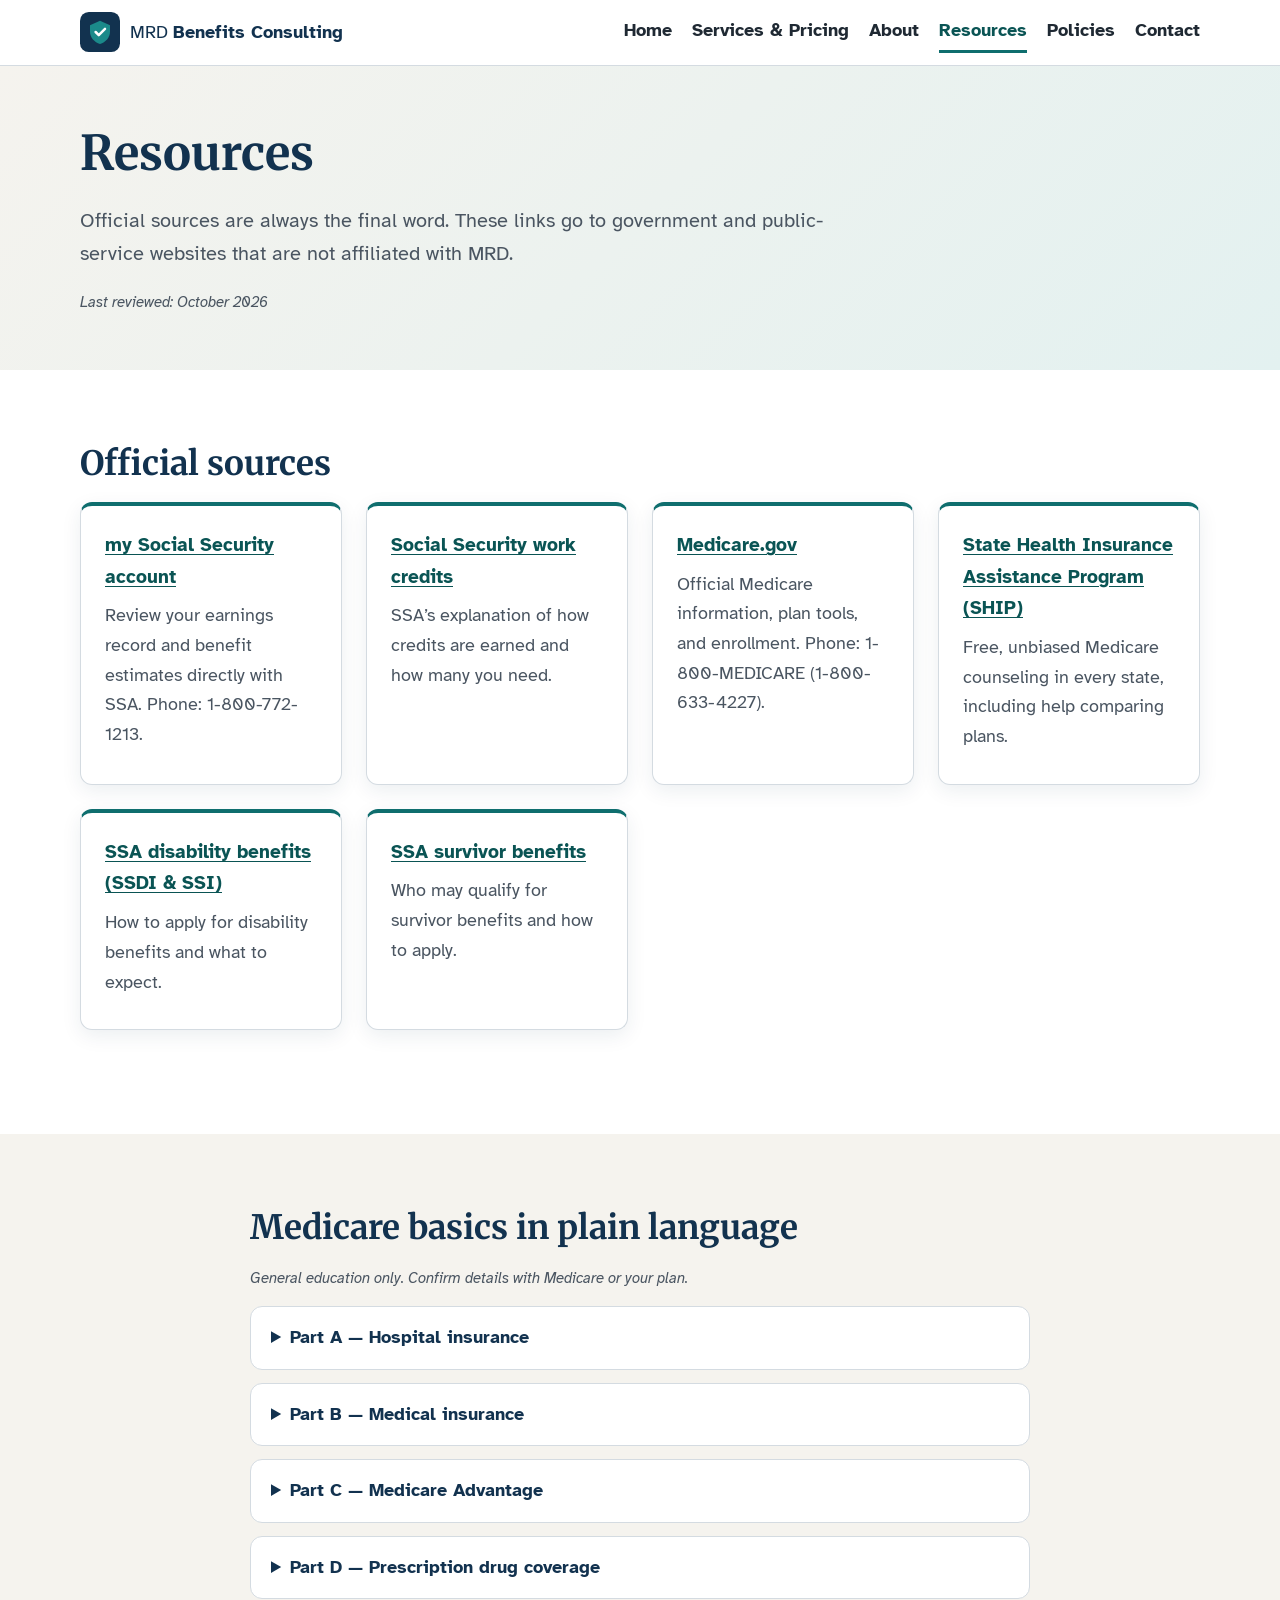
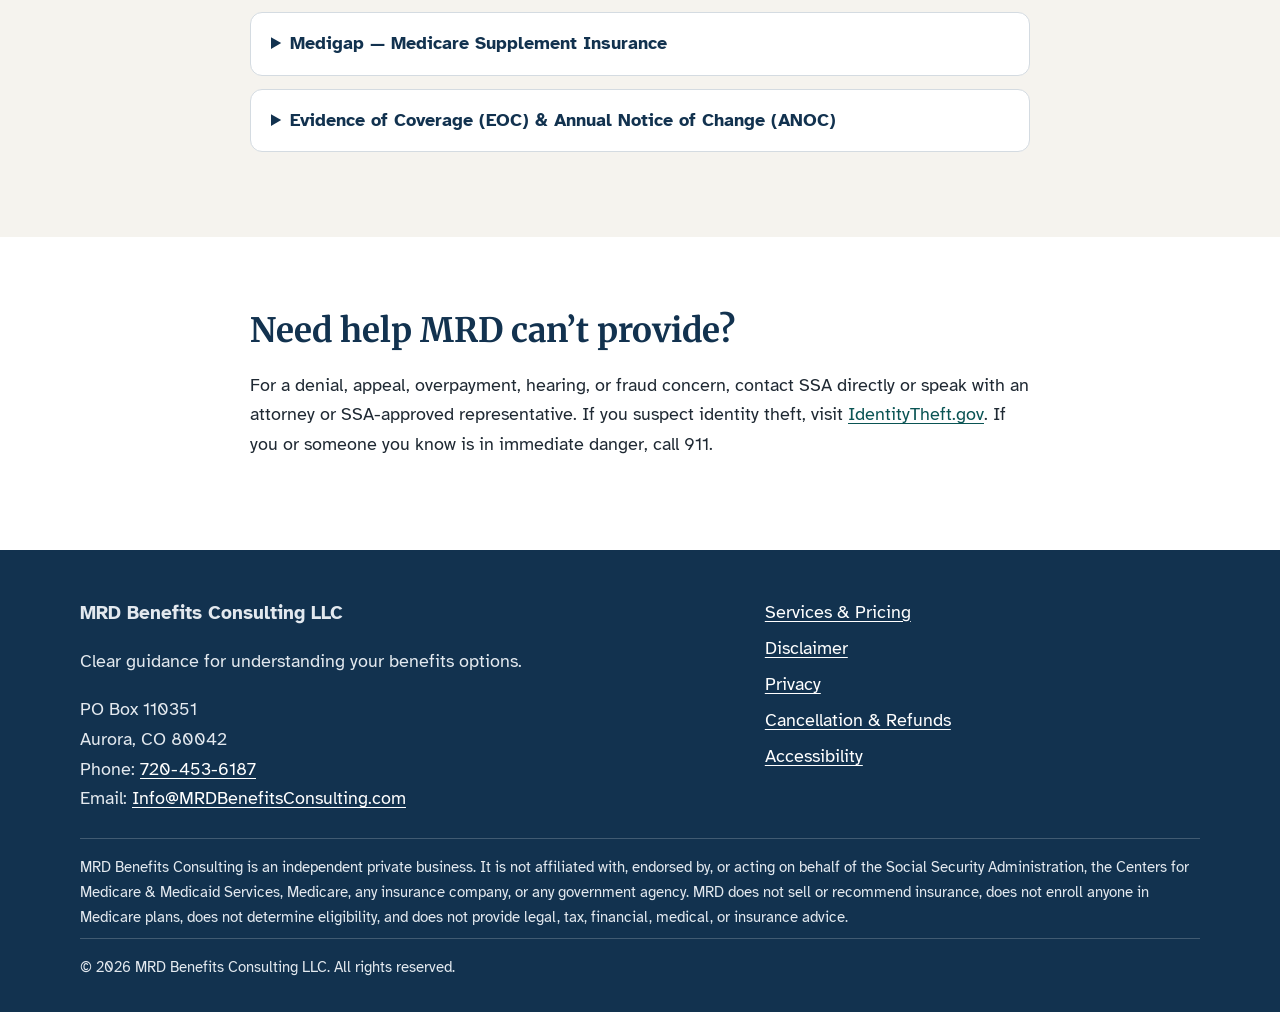
<file: resources.html>
<!doctype html>
<html lang="en">
<head>
  <meta charset="utf-8">
  <meta name="viewport" content="width=device-width, initial-scale=1">
  <title>Resources | MRD Benefits Consulting</title>
  <meta name="description" content="Official Social Security, Medicare, and SHIP resources, plus general benefits education from MRD Benefits Consulting.">
  <link rel="icon" href="assets/favicon.svg" type="image/svg+xml">
  <link rel="preconnect" href="https://fonts.googleapis.com">
  <link rel="preconnect" href="https://fonts.gstatic.com" crossorigin>
  <link href="https://fonts.googleapis.com/css2?family=Atkinson+Hyperlegible:wght@400;700&family=Merriweather:wght@700&display=swap" rel="stylesheet">
  <link rel="stylesheet" href="styles.css">
</head>
<body>
  <a class="skip-link" href="#main">Skip to main content</a>

  <header class="site-header">
    <div class="container nav">
      <a href="index.html" class="brand">
        <img src="assets/favicon.svg" alt="" width="40" height="40">
        <span>MRD <strong>Benefits Consulting</strong></span>
      </a>
      <button type="button" class="nav-toggle" aria-expanded="false" aria-controls="nav-menu">Menu</button>
      <nav id="nav-menu" class="nav-menu" aria-label="Main">
        <a href="index.html">Home</a>
        <a href="services.html">Services &amp; Pricing</a>
        <a href="about.html">About</a>
        <a href="resources.html" aria-current="page">Resources</a>
        <a href="policies.html">Policies</a>
        <a href="contact.html">Contact</a>
      </nav>
    </div>
  </header>

  <main id="main" tabindex="-1">
    <section class="page-head">
      <div class="container">
        <h1>Resources</h1>
        <p class="lead">Official sources are always the final word. These links go to government and public-service websites that are not affiliated with MRD.</p>
        <p class="dated">Last reviewed: October 2026</p>
      </div>
    </section>

    <section class="section" aria-labelledby="official-heading">
      <div class="container">
        <h2 id="official-heading">Official sources</h2>
        <ul class="cards">
          <li class="card">
            <h3><a href="https://www.ssa.gov/myaccount/">my Social Security account</a></h3>
            <p>Review your earnings record and benefit estimates directly with SSA. Phone: 1-800-772-1213.</p>
          </li>
          <li class="card">
            <h3><a href="https://www.ssa.gov/benefits/retirement/planner/credits.html">Social Security work credits</a></h3>
            <p>SSA&rsquo;s explanation of how credits are earned and how many you need.</p>
          </li>
          <li class="card">
            <h3><a href="https://www.medicare.gov/">Medicare.gov</a></h3>
            <p>Official Medicare information, plan tools, and enrollment. Phone: 1-800-MEDICARE (1-800-633-4227).</p>
          </li>
          <li class="card">
            <h3><a href="https://www.shiphelp.org/">State Health Insurance Assistance Program (SHIP)</a></h3>
            <p>Free, unbiased Medicare counseling in every state, including help comparing plans.</p>
          </li>
          <li class="card">
            <h3><a href="https://www.ssa.gov/disability">SSA disability benefits (SSDI &amp; SSI)</a></h3>
            <p>How to apply for disability benefits and what to expect.</p>
          </li>
          <li class="card">
            <h3><a href="https://www.ssa.gov/survivor">SSA survivor benefits</a></h3>
            <p>Who may qualify for survivor benefits and how to apply.</p>
          </li>
        </ul>
      </div>
    </section>

    <section class="section section-alt" aria-labelledby="terms-heading">
      <div class="container narrow">
        <h2 id="terms-heading">Medicare basics in plain language</h2>
        <p class="dated">General education only. Confirm details with Medicare or your plan.</p>
        <details><summary>Part A &mdash; Hospital insurance</summary><p>Helps cover inpatient hospital stays, skilled nursing facility care, hospice, and some home health care.</p></details>
        <details><summary>Part B &mdash; Medical insurance</summary><p>Helps cover doctor visits, outpatient care, medical supplies, and preventive services.</p></details>
        <details><summary>Part C &mdash; Medicare Advantage</summary><p>Plans offered by private companies approved by Medicare that bundle Part A and Part B coverage, and often Part D.</p></details>
        <details><summary>Part D &mdash; Prescription drug coverage</summary><p>Helps cover the cost of prescription drugs. Offered through private plans approved by Medicare.</p></details>
        <details><summary>Medigap &mdash; Medicare Supplement Insurance</summary><p>Private insurance that can help pay some costs Original Medicare doesn&rsquo;t cover, such as copayments and deductibles.</p></details>
        <details><summary>Evidence of Coverage (EOC) &amp; Annual Notice of Change (ANOC)</summary><p>Documents your plan sends you. The EOC explains what the plan covers and costs; the ANOC lists changes for the coming year.</p></details>
      </div>
    </section>

    <section class="section" aria-labelledby="urgent-heading">
      <div class="container narrow">
        <h2 id="urgent-heading">Need help MRD can&rsquo;t provide?</h2>
        <p>For a denial, appeal, overpayment, hearing, or fraud concern, contact SSA directly or speak with an attorney or SSA-approved representative. If you suspect identity theft, visit <a href="https://www.identitytheft.gov/">IdentityTheft.gov</a>. If you or someone you know is in immediate danger, call 911.</p>
      </div>
    </section>
  </main>

  <footer class="site-footer">
    <div class="container footer-grid">
      <div>
        <p class="footer-brand">MRD Benefits Consulting LLC</p>
        <p>Clear guidance for understanding your benefits options.</p>
        <address>
          PO Box 110351<br>Aurora, CO 80042<br>
          Phone: <a href="tel:+17204536187">720-453-6187</a><br>
          Email: <a href="mailto:Info@MRDBenefitsConsulting.com">Info@MRDBenefitsConsulting.com</a>
        </address>
      </div>
      <nav aria-label="Footer">
        <ul>
          <li><a href="services.html">Services &amp; Pricing</a></li>
          <li><a href="policies.html#disclaimer">Disclaimer</a></li>
          <li><a href="policies.html#privacy">Privacy</a></li>
          <li><a href="policies.html#cancellation">Cancellation &amp; Refunds</a></li>
          <li><a href="policies.html#accessibility">Accessibility</a></li>
        </ul>
      </nav>
    </div>
    <div class="container">
      <p class="small">MRD Benefits Consulting is an independent private business. It is not affiliated with, endorsed by, or acting on behalf of the Social Security Administration, the Centers for Medicare &amp; Medicaid Services, Medicare, any insurance company, or any government agency. MRD does not sell or recommend insurance, does not enroll anyone in Medicare plans, does not determine eligibility, and does not provide legal, tax, financial, medical, or insurance advice.</p>
      <p class="small">&copy; <span class="year">2026</span> MRD Benefits Consulting LLC. All rights reserved.</p>
    </div>
  </footer>

  <script src="script.js"></script>
</body>
</html>
</file>
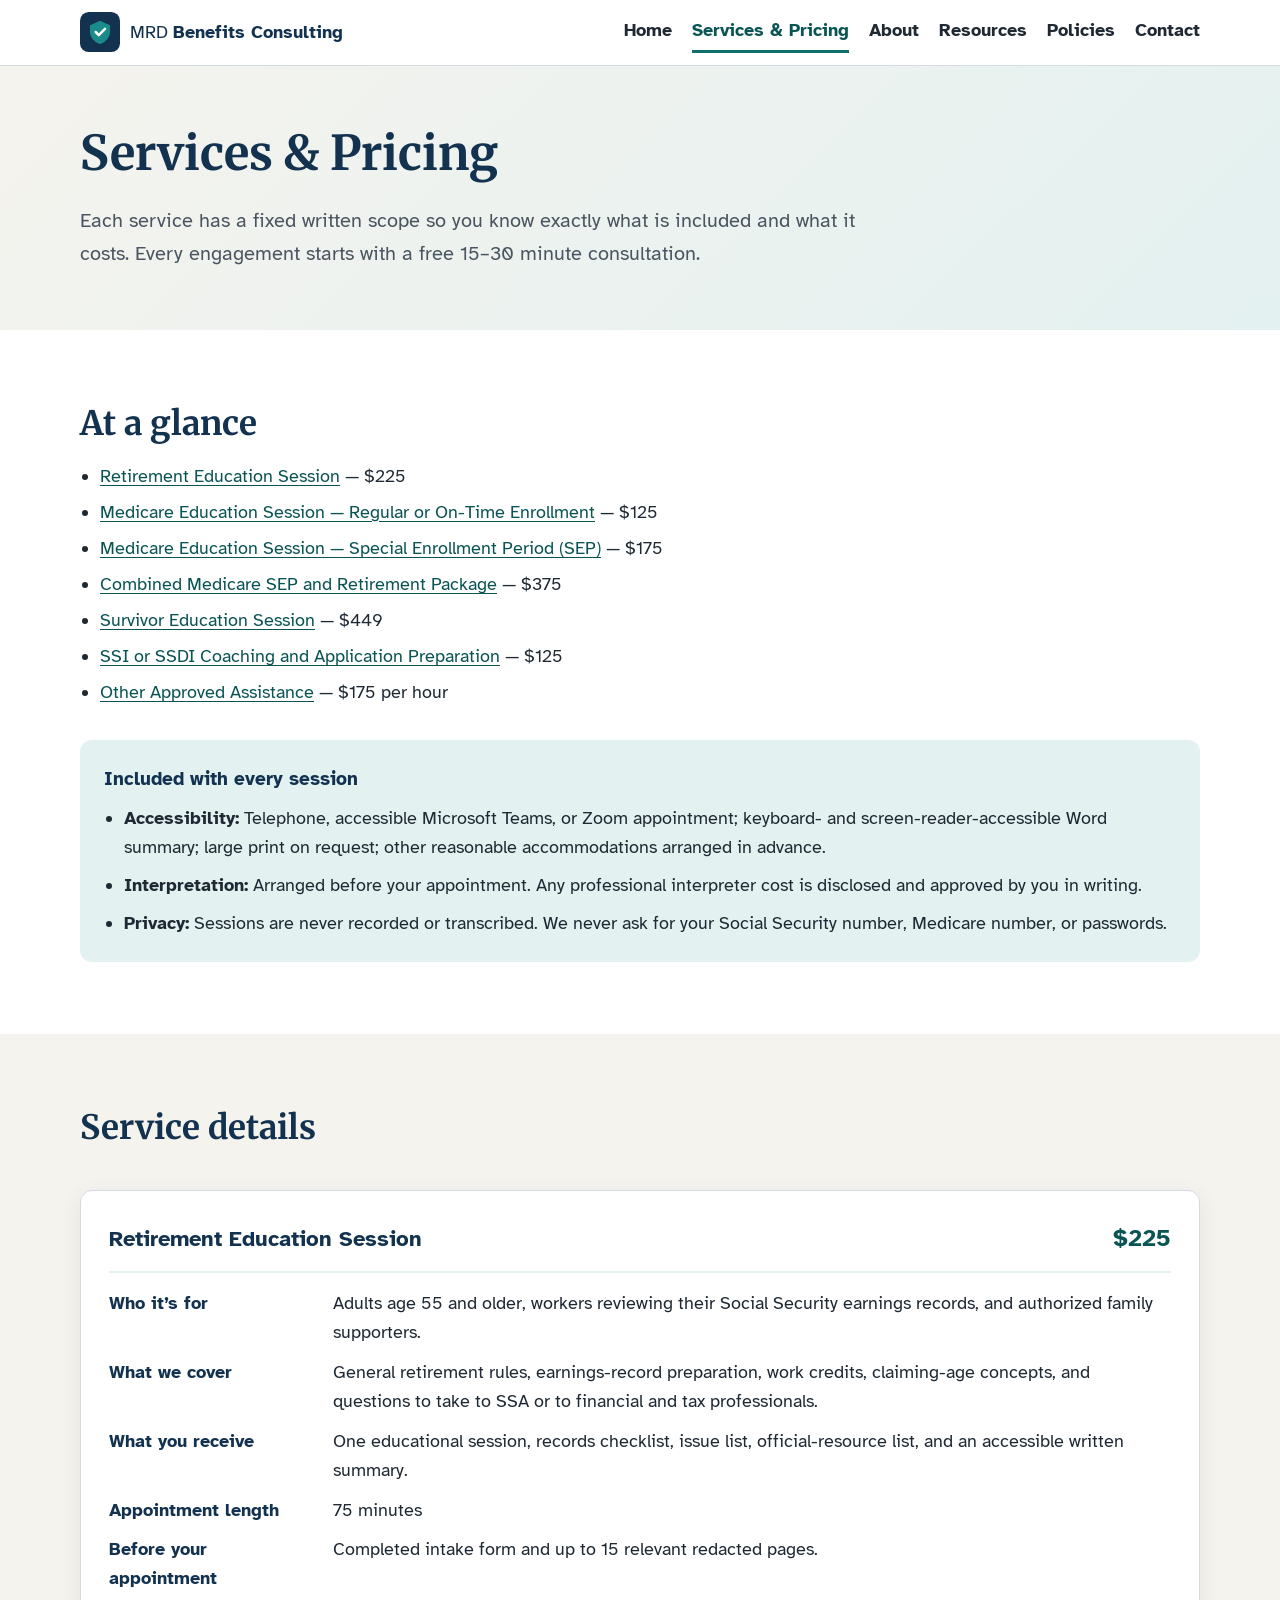
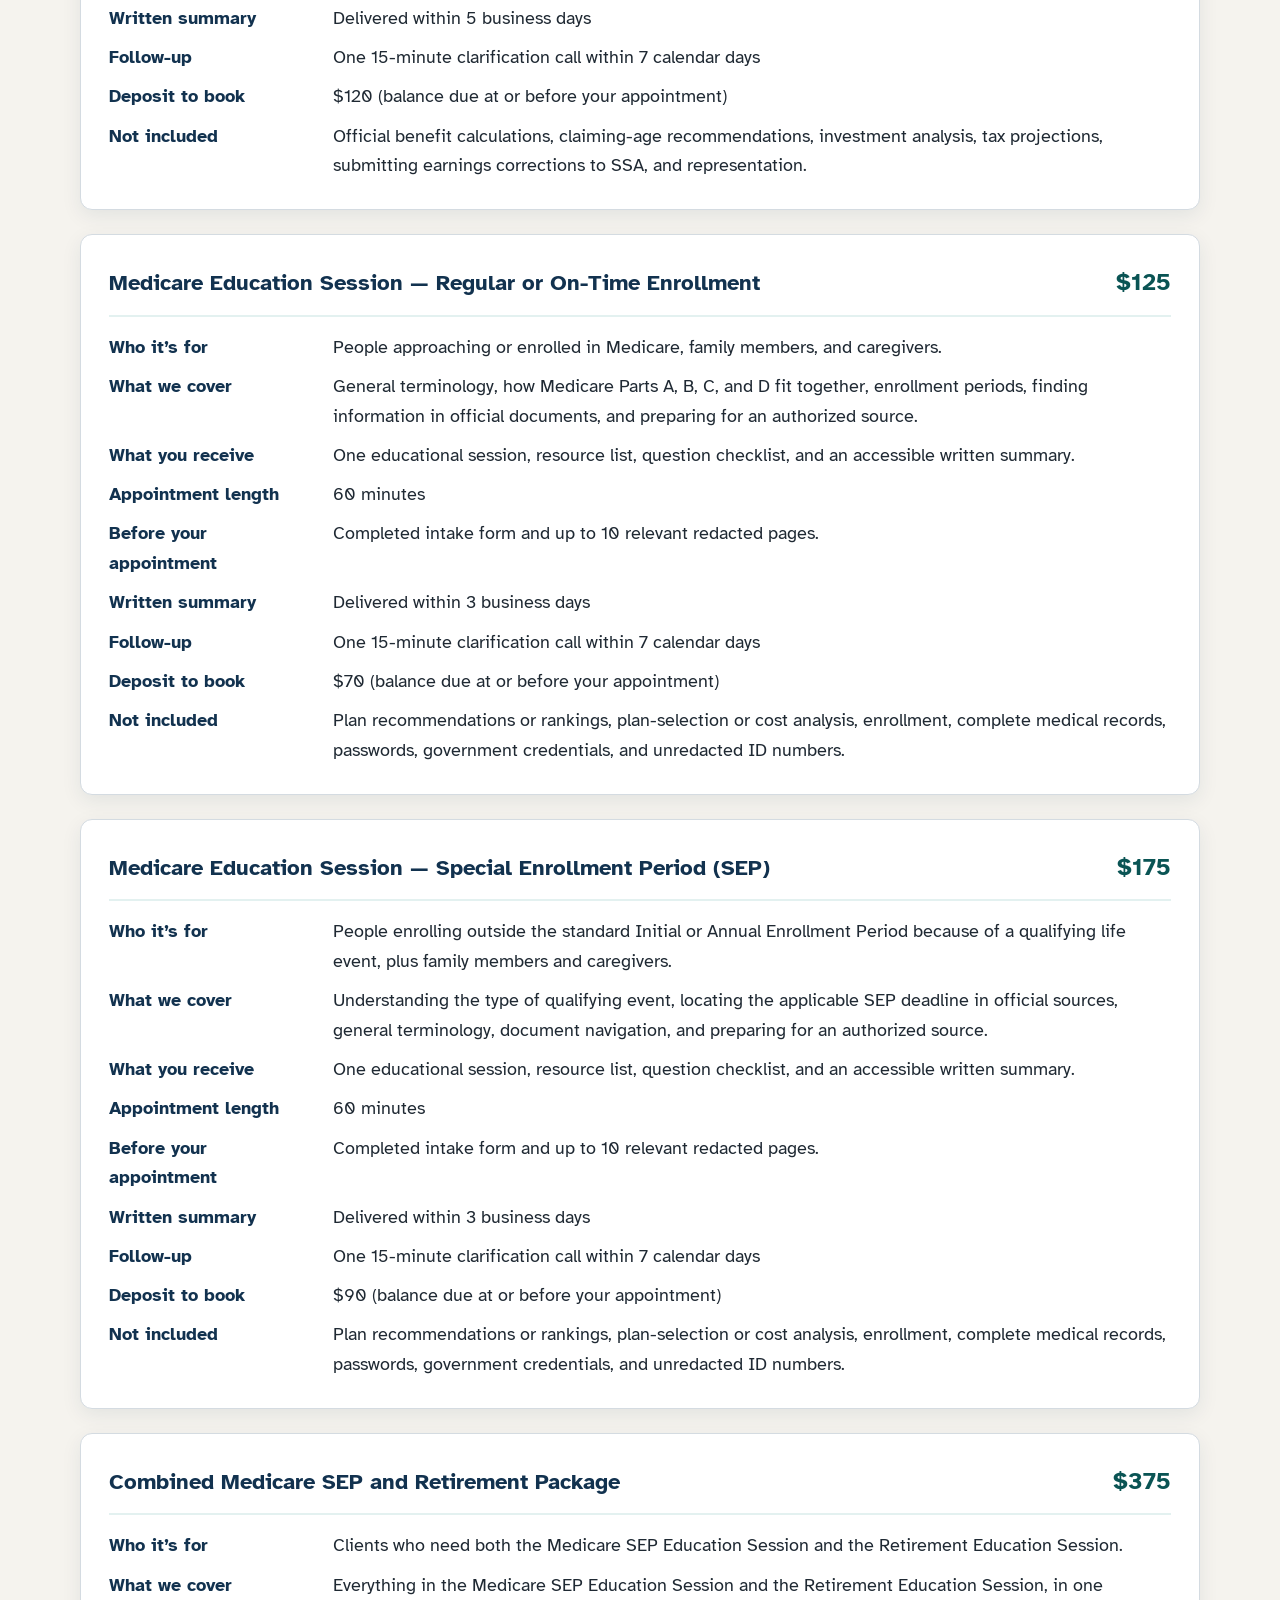
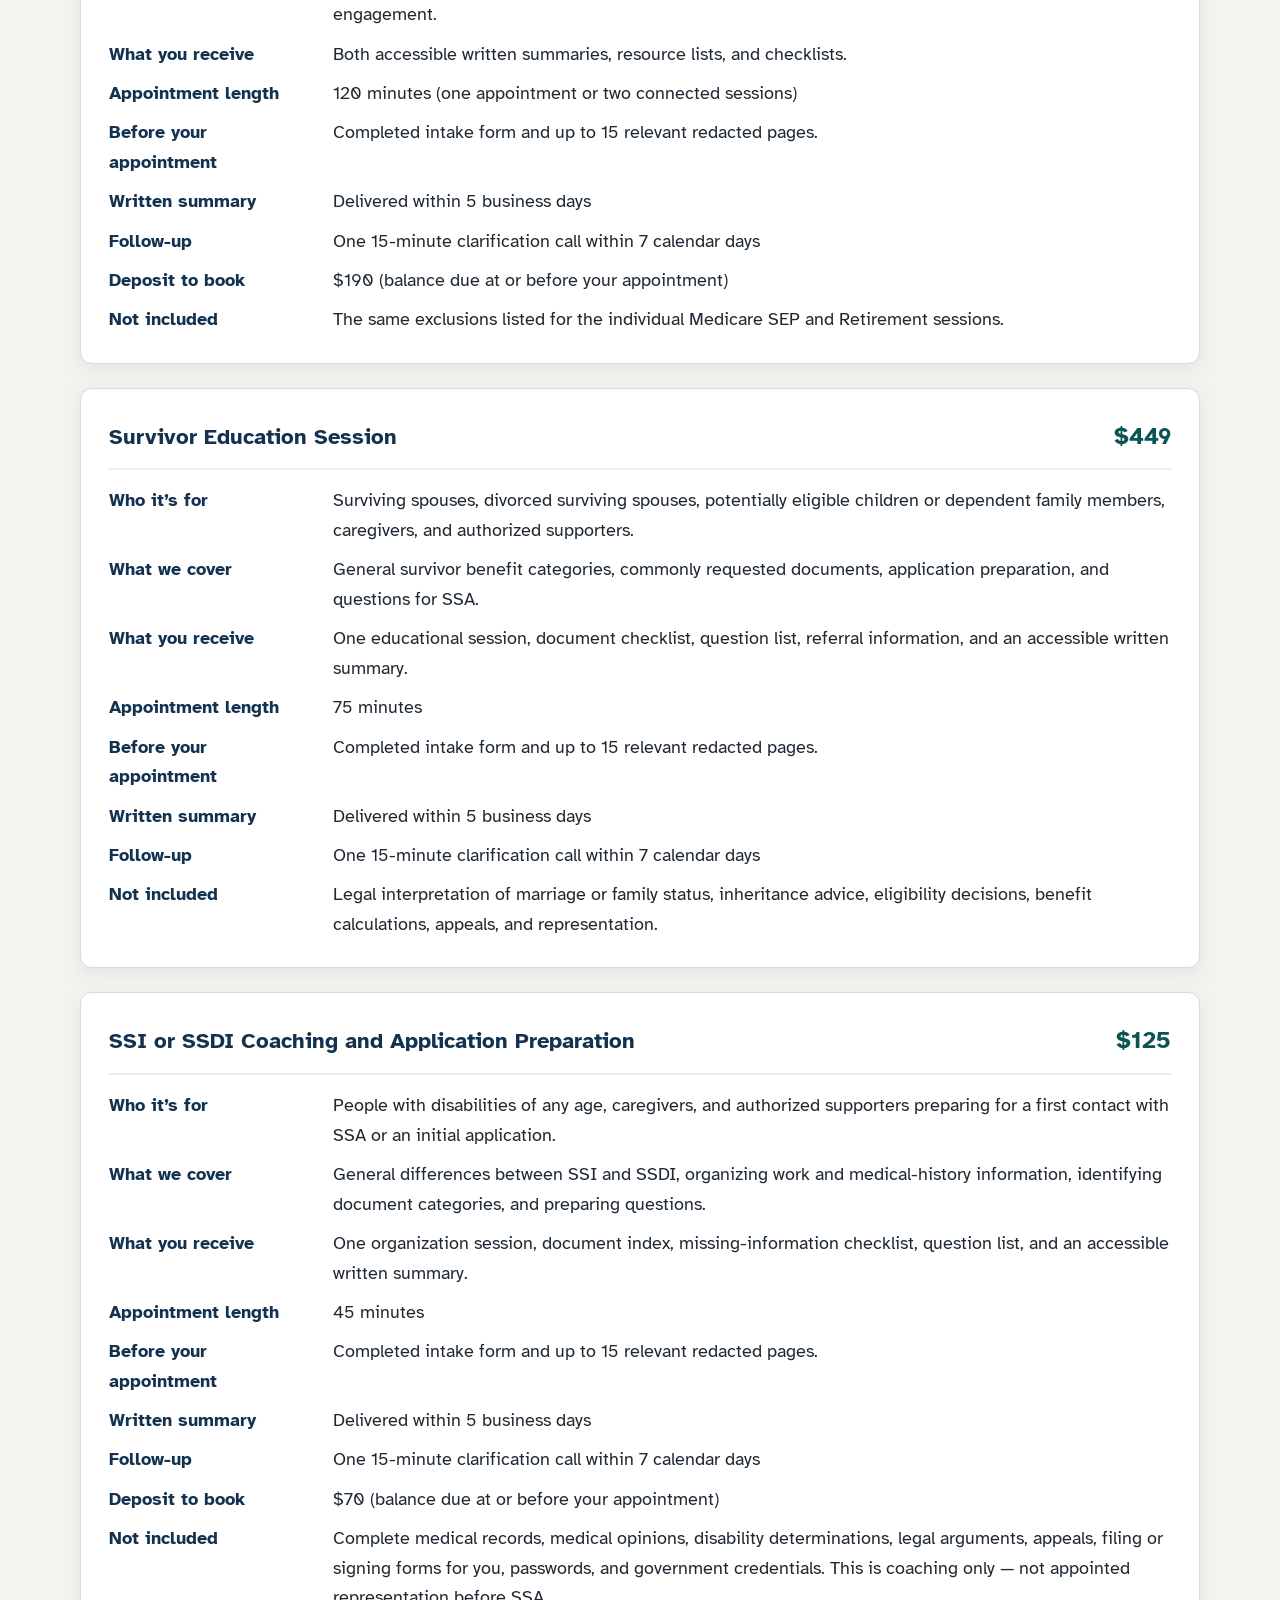
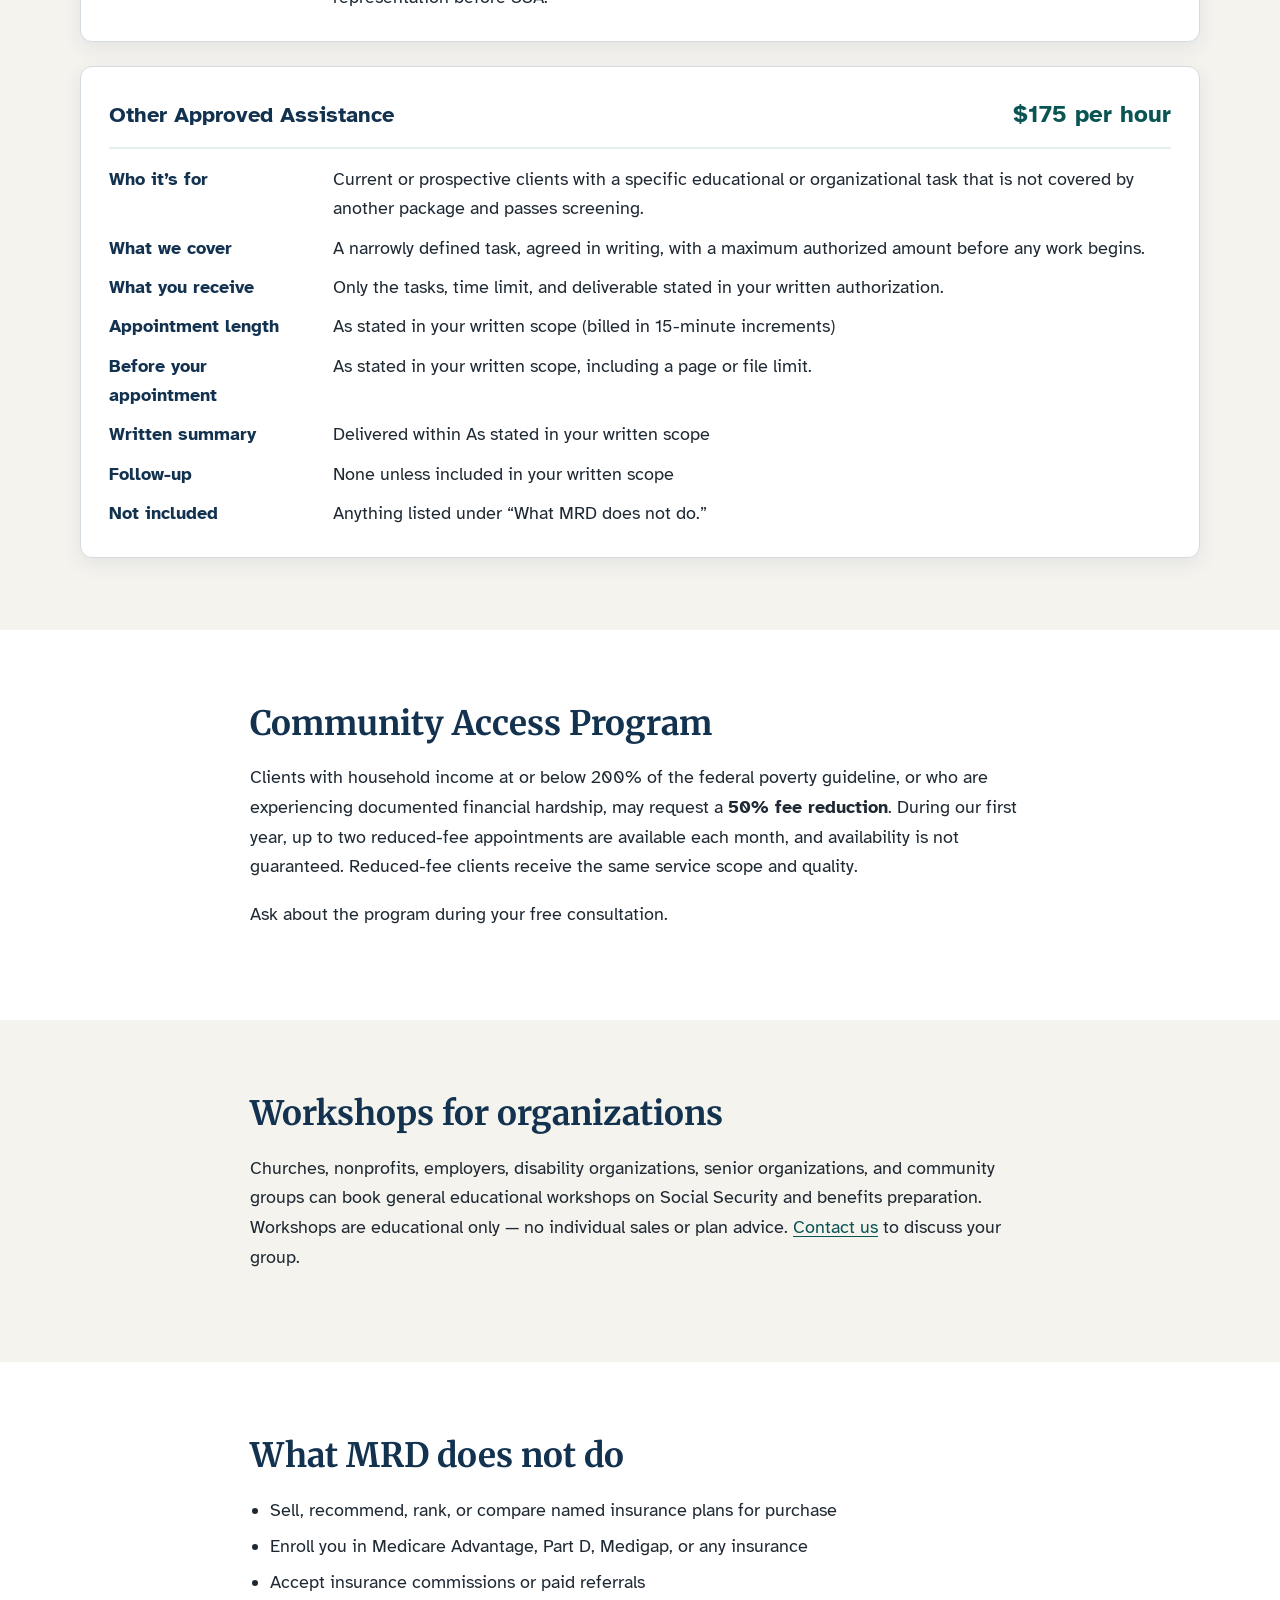
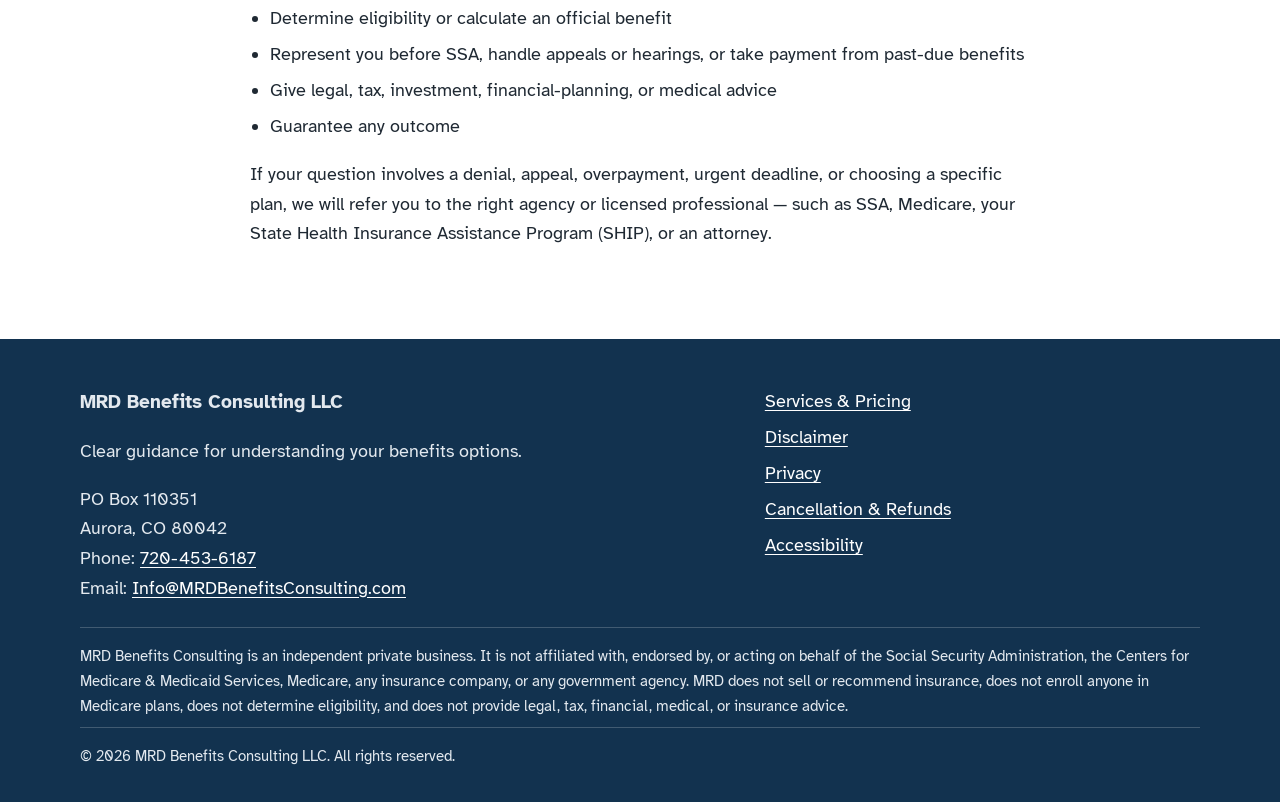
<file: services.html>
<!doctype html>
<html lang="en">
<head>
  <meta charset="utf-8">
  <meta name="viewport" content="width=device-width, initial-scale=1">
  <title>Services & Pricing | MRD Benefits Consulting</title>
  <meta name="description" content="Flat-fee Social Security retirement, survivor, SSI/SSDI, and Medicare education sessions with accessible written summaries.">
  <link rel="icon" href="assets/favicon.svg" type="image/svg+xml">
  <link rel="preconnect" href="https://fonts.googleapis.com">
  <link rel="preconnect" href="https://fonts.gstatic.com" crossorigin>
  <link href="https://fonts.googleapis.com/css2?family=Atkinson+Hyperlegible:wght@400;700&family=Merriweather:wght@700&display=swap" rel="stylesheet">
  <link rel="stylesheet" href="styles.css">
</head>
<body>
  <a class="skip-link" href="#main">Skip to main content</a>

  <header class="site-header">
    <div class="container nav">
      <a href="index.html" class="brand">
        <img src="assets/favicon.svg" alt="" width="40" height="40">
        <span>MRD <strong>Benefits Consulting</strong></span>
      </a>
      <button type="button" class="nav-toggle" aria-expanded="false" aria-controls="nav-menu">Menu</button>
      <nav id="nav-menu" class="nav-menu" aria-label="Main">
        <a href="index.html">Home</a>
        <a href="services.html" aria-current="page">Services &amp; Pricing</a>
        <a href="about.html">About</a>
        <a href="resources.html">Resources</a>
        <a href="policies.html">Policies</a>
        <a href="contact.html">Contact</a>
      </nav>
    </div>
  </header>

  <main id="main" tabindex="-1">
    <section class="page-head">
      <div class="container">
        <h1>Services &amp; Pricing</h1>
        <p class="lead">Each service has a fixed written scope so you know exactly what is included and what it costs. Every engagement starts with a free 15&ndash;30 minute consultation.</p>
      </div>
    </section>

    <section class="section">
      <div class="container">
        <h2>At a glance</h2>
        <ul class="toc">
          <li><a href="#retirement">Retirement Education Session</a> &mdash; $225</li>
          <li><a href="#medicare">Medicare Education Session &mdash; Regular or On-Time Enrollment</a> &mdash; $125</li>
          <li><a href="#medicare-sep">Medicare Education Session &mdash; Special Enrollment Period (SEP)</a> &mdash; $175</li>
          <li><a href="#combo">Combined Medicare SEP and Retirement Package</a> &mdash; $375</li>
          <li><a href="#survivor">Survivor Education Session</a> &mdash; $449</li>
          <li><a href="#ssi-ssdi">SSI or SSDI Coaching and Application Preparation</a> &mdash; $125</li>
          <li><a href="#hourly">Other Approved Assistance</a> &mdash; $175 per hour</li>
        </ul>
        <div class="note">
          <h3>Included with every session</h3>
          <ul>
            <li><strong>Accessibility:</strong> Telephone, accessible Microsoft Teams, or Zoom appointment; keyboard- and screen-reader-accessible Word summary; large print on request; other reasonable accommodations arranged in advance.</li>
            <li><strong>Interpretation:</strong> Arranged before your appointment. Any professional interpreter cost is disclosed and approved by you in writing.</li>
            <li><strong>Privacy:</strong> Sessions are never recorded or transcribed. We never ask for your Social Security number, Medicare number, or passwords.</li>
          </ul>
        </div>
      </div>
    </section>

    <section class="section section-alt" aria-labelledby="details-heading">
      <div class="container services-list">
        <h2 id="details-heading">Service details</h2>
      <article class="service" id="retirement">
        <header class="service-head">
          <h3>Retirement Education Session</h3>
          <p class="price">$225</p>
        </header>
        <dl>
          <div><dt>Who it&rsquo;s for</dt><dd>Adults age 55 and older, workers reviewing their Social Security earnings records, and authorized family supporters.</dd></div>
          <div><dt>What we cover</dt><dd>General retirement rules, earnings-record preparation, work credits, claiming-age concepts, and questions to take to SSA or to financial and tax professionals.</dd></div>
          <div><dt>What you receive</dt><dd>One educational session, records checklist, issue list, official-resource list, and an accessible written summary.</dd></div>
          <div><dt>Appointment length</dt><dd>75 minutes</dd></div>
          <div><dt>Before your appointment</dt><dd>Completed intake form and up to 15 relevant redacted pages.</dd></div>
          <div><dt>Written summary</dt><dd>Delivered within 5 business days</dd></div>
          <div><dt>Follow-up</dt><dd>One 15-minute clarification call within 7 calendar days</dd></div>
          <div><dt>Deposit to book</dt><dd>$120 (balance due at or before your appointment)</dd></div>
          <div><dt>Not included</dt><dd>Official benefit calculations, claiming-age recommendations, investment analysis, tax projections, submitting earnings corrections to SSA, and representation.</dd></div>
        </dl>
      </article>
      <article class="service" id="medicare">
        <header class="service-head">
          <h3>Medicare Education Session &mdash; Regular or On-Time Enrollment</h3>
          <p class="price">$125</p>
        </header>
        <dl>
          <div><dt>Who it&rsquo;s for</dt><dd>People approaching or enrolled in Medicare, family members, and caregivers.</dd></div>
          <div><dt>What we cover</dt><dd>General terminology, how Medicare Parts A, B, C, and D fit together, enrollment periods, finding information in official documents, and preparing for an authorized source.</dd></div>
          <div><dt>What you receive</dt><dd>One educational session, resource list, question checklist, and an accessible written summary.</dd></div>
          <div><dt>Appointment length</dt><dd>60 minutes</dd></div>
          <div><dt>Before your appointment</dt><dd>Completed intake form and up to 10 relevant redacted pages.</dd></div>
          <div><dt>Written summary</dt><dd>Delivered within 3 business days</dd></div>
          <div><dt>Follow-up</dt><dd>One 15-minute clarification call within 7 calendar days</dd></div>
          <div><dt>Deposit to book</dt><dd>$70 (balance due at or before your appointment)</dd></div>
          <div><dt>Not included</dt><dd>Plan recommendations or rankings, plan-selection or cost analysis, enrollment, complete medical records, passwords, government credentials, and unredacted ID numbers.</dd></div>
        </dl>
      </article>
      <article class="service" id="medicare-sep">
        <header class="service-head">
          <h3>Medicare Education Session &mdash; Special Enrollment Period (SEP)</h3>
          <p class="price">$175</p>
        </header>
        <dl>
          <div><dt>Who it&rsquo;s for</dt><dd>People enrolling outside the standard Initial or Annual Enrollment Period because of a qualifying life event, plus family members and caregivers.</dd></div>
          <div><dt>What we cover</dt><dd>Understanding the type of qualifying event, locating the applicable SEP deadline in official sources, general terminology, document navigation, and preparing for an authorized source.</dd></div>
          <div><dt>What you receive</dt><dd>One educational session, resource list, question checklist, and an accessible written summary.</dd></div>
          <div><dt>Appointment length</dt><dd>60 minutes</dd></div>
          <div><dt>Before your appointment</dt><dd>Completed intake form and up to 10 relevant redacted pages.</dd></div>
          <div><dt>Written summary</dt><dd>Delivered within 3 business days</dd></div>
          <div><dt>Follow-up</dt><dd>One 15-minute clarification call within 7 calendar days</dd></div>
          <div><dt>Deposit to book</dt><dd>$90 (balance due at or before your appointment)</dd></div>
          <div><dt>Not included</dt><dd>Plan recommendations or rankings, plan-selection or cost analysis, enrollment, complete medical records, passwords, government credentials, and unredacted ID numbers.</dd></div>
        </dl>
      </article>
      <article class="service" id="combo">
        <header class="service-head">
          <h3>Combined Medicare SEP and Retirement Package</h3>
          <p class="price">$375</p>
        </header>
        <dl>
          <div><dt>Who it&rsquo;s for</dt><dd>Clients who need both the Medicare SEP Education Session and the Retirement Education Session.</dd></div>
          <div><dt>What we cover</dt><dd>Everything in the Medicare SEP Education Session and the Retirement Education Session, in one engagement.</dd></div>
          <div><dt>What you receive</dt><dd>Both accessible written summaries, resource lists, and checklists.</dd></div>
          <div><dt>Appointment length</dt><dd>120 minutes (one appointment or two connected sessions)</dd></div>
          <div><dt>Before your appointment</dt><dd>Completed intake form and up to 15 relevant redacted pages.</dd></div>
          <div><dt>Written summary</dt><dd>Delivered within 5 business days</dd></div>
          <div><dt>Follow-up</dt><dd>One 15-minute clarification call within 7 calendar days</dd></div>
          <div><dt>Deposit to book</dt><dd>$190 (balance due at or before your appointment)</dd></div>
          <div><dt>Not included</dt><dd>The same exclusions listed for the individual Medicare SEP and Retirement sessions.</dd></div>
        </dl>
      </article>
      <article class="service" id="survivor">
        <header class="service-head">
          <h3>Survivor Education Session</h3>
          <p class="price">$449</p>
        </header>
        <dl>
          <div><dt>Who it&rsquo;s for</dt><dd>Surviving spouses, divorced surviving spouses, potentially eligible children or dependent family members, caregivers, and authorized supporters.</dd></div>
          <div><dt>What we cover</dt><dd>General survivor benefit categories, commonly requested documents, application preparation, and questions for SSA.</dd></div>
          <div><dt>What you receive</dt><dd>One educational session, document checklist, question list, referral information, and an accessible written summary.</dd></div>
          <div><dt>Appointment length</dt><dd>75 minutes</dd></div>
          <div><dt>Before your appointment</dt><dd>Completed intake form and up to 15 relevant redacted pages.</dd></div>
          <div><dt>Written summary</dt><dd>Delivered within 5 business days</dd></div>
          <div><dt>Follow-up</dt><dd>One 15-minute clarification call within 7 calendar days</dd></div>
          
          <div><dt>Not included</dt><dd>Legal interpretation of marriage or family status, inheritance advice, eligibility decisions, benefit calculations, appeals, and representation.</dd></div>
        </dl>
      </article>
      <article class="service" id="ssi-ssdi">
        <header class="service-head">
          <h3>SSI or SSDI Coaching and Application Preparation</h3>
          <p class="price">$125</p>
        </header>
        <dl>
          <div><dt>Who it&rsquo;s for</dt><dd>People with disabilities of any age, caregivers, and authorized supporters preparing for a first contact with SSA or an initial application.</dd></div>
          <div><dt>What we cover</dt><dd>General differences between SSI and SSDI, organizing work and medical-history information, identifying document categories, and preparing questions.</dd></div>
          <div><dt>What you receive</dt><dd>One organization session, document index, missing-information checklist, question list, and an accessible written summary.</dd></div>
          <div><dt>Appointment length</dt><dd>45 minutes</dd></div>
          <div><dt>Before your appointment</dt><dd>Completed intake form and up to 15 relevant redacted pages.</dd></div>
          <div><dt>Written summary</dt><dd>Delivered within 5 business days</dd></div>
          <div><dt>Follow-up</dt><dd>One 15-minute clarification call within 7 calendar days</dd></div>
          <div><dt>Deposit to book</dt><dd>$70 (balance due at or before your appointment)</dd></div>
          <div><dt>Not included</dt><dd>Complete medical records, medical opinions, disability determinations, legal arguments, appeals, filing or signing forms for you, passwords, and government credentials. This is coaching only &mdash; not appointed representation before SSA.</dd></div>
        </dl>
      </article>
      <article class="service" id="hourly">
        <header class="service-head">
          <h3>Other Approved Assistance</h3>
          <p class="price">$175 per hour</p>
        </header>
        <dl>
          <div><dt>Who it&rsquo;s for</dt><dd>Current or prospective clients with a specific educational or organizational task that is not covered by another package and passes screening.</dd></div>
          <div><dt>What we cover</dt><dd>A narrowly defined task, agreed in writing, with a maximum authorized amount before any work begins.</dd></div>
          <div><dt>What you receive</dt><dd>Only the tasks, time limit, and deliverable stated in your written authorization.</dd></div>
          <div><dt>Appointment length</dt><dd>As stated in your written scope (billed in 15-minute increments)</dd></div>
          <div><dt>Before your appointment</dt><dd>As stated in your written scope, including a page or file limit.</dd></div>
          <div><dt>Written summary</dt><dd>Delivered within As stated in your written scope</dd></div>
          <div><dt>Follow-up</dt><dd>None unless included in your written scope</dd></div>
          
          <div><dt>Not included</dt><dd>Anything listed under &ldquo;What MRD does not do.&rdquo;</dd></div>
        </dl>
      </article>
      </div>
    </section>

    <section class="section" aria-labelledby="reduced-heading">
      <div class="container narrow">
        <h2 id="reduced-heading">Community Access Program</h2>
        <p>Clients with household income at or below 200% of the federal poverty guideline, or who are experiencing documented financial hardship, may request a <strong>50% fee reduction</strong>. During our first year, up to two reduced-fee appointments are available each month, and availability is not guaranteed. Reduced-fee clients receive the same service scope and quality.</p>
        <p>Ask about the program during your free consultation.</p>
      </div>
    </section>

    <section class="section section-alt" aria-labelledby="workshops-heading">
      <div class="container narrow">
        <h2 id="workshops-heading">Workshops for organizations</h2>
        <p>Churches, nonprofits, employers, disability organizations, senior organizations, and community groups can book general educational workshops on Social Security and benefits preparation. Workshops are educational only &mdash; no individual sales or plan advice. <a href="contact.html">Contact us</a> to discuss your group.</p>
      </div>
    </section>

    <section class="section" aria-labelledby="not-heading">
      <div class="container narrow">
        <h2 id="not-heading">What MRD does not do</h2>
        <ul class="check-list no">
          <li>Sell, recommend, rank, or compare named insurance plans for purchase</li>
          <li>Enroll you in Medicare Advantage, Part D, Medigap, or any insurance</li>
          <li>Accept insurance commissions or paid referrals</li>
          <li>Determine eligibility or calculate an official benefit</li>
          <li>Represent you before SSA, handle appeals or hearings, or take payment from past-due benefits</li>
          <li>Give legal, tax, investment, financial-planning, or medical advice</li>
          <li>Guarantee any outcome</li>
        </ul>
        <p>If your question involves a denial, appeal, overpayment, urgent deadline, or choosing a specific plan, we will refer you to the right agency or licensed professional &mdash; such as SSA, Medicare, your State Health Insurance Assistance Program (SHIP), or an attorney.</p>
      </div>
    </section>
  </main>

  <footer class="site-footer">
    <div class="container footer-grid">
      <div>
        <p class="footer-brand">MRD Benefits Consulting LLC</p>
        <p>Clear guidance for understanding your benefits options.</p>
        <address>
          PO Box 110351<br>Aurora, CO 80042<br>
          Phone: <a href="tel:+17204536187">720-453-6187</a><br>
          Email: <a href="mailto:Info@MRDBenefitsConsulting.com">Info@MRDBenefitsConsulting.com</a>
        </address>
      </div>
      <nav aria-label="Footer">
        <ul>
          <li><a href="services.html">Services &amp; Pricing</a></li>
          <li><a href="policies.html#disclaimer">Disclaimer</a></li>
          <li><a href="policies.html#privacy">Privacy</a></li>
          <li><a href="policies.html#cancellation">Cancellation &amp; Refunds</a></li>
          <li><a href="policies.html#accessibility">Accessibility</a></li>
        </ul>
      </nav>
    </div>
    <div class="container">
      <p class="small">MRD Benefits Consulting is an independent private business. It is not affiliated with, endorsed by, or acting on behalf of the Social Security Administration, the Centers for Medicare &amp; Medicaid Services, Medicare, any insurance company, or any government agency. MRD does not sell or recommend insurance, does not enroll anyone in Medicare plans, does not determine eligibility, and does not provide legal, tax, financial, medical, or insurance advice.</p>
      <p class="small">&copy; <span class="year">2026</span> MRD Benefits Consulting LLC. All rights reserved.</p>
    </div>
  </footer>

  <script src="script.js"></script>
</body>
</html>
</file>
<file: styles.css>
:root {
  --navy: #12324f;
  --teal: #0f6e6e;       /* 6:1 contrast on white */
  --teal-dark: #0a5454;
  --teal-tint: #e3f1f0;
  --sand: #f5f3ee;
  --text: #1f2933;
  --muted: #4a5561;      /* 7:1 contrast on white */
  --line: #d4dbe1;
  --white: #fff;
  --focus: #b35c00;
  --radius: 12px;
  --shadow: 0 6px 20px rgba(18, 50, 79, 0.08);
}

* { box-sizing: border-box; }
html { scroll-behavior: smooth; }
@media (prefers-reduced-motion: reduce) { html { scroll-behavior: auto; } * { transition: none !important; } }
body {
  margin: 0;
  font-family: "Atkinson Hyperlegible", system-ui, sans-serif;
  font-size: 1.125rem;
  color: var(--text);
  background: var(--white);
  line-height: 1.65;
}
img { max-width: 100%; }
a { color: var(--teal-dark); text-underline-offset: 3px; }
a[href^="tel:"] { white-space: nowrap; }
a:hover { color: var(--navy); }
:focus-visible { outline: 3px solid var(--focus); outline-offset: 3px; border-radius: 4px; }
main:focus { outline: none; }
h1, h2 { font-family: "Merriweather", Georgia, serif; color: var(--navy); line-height: 1.3; }
h1 { font-size: clamp(2rem, 4.5vw, 3rem); margin: 0 0 1rem; }
h2 { font-size: clamp(1.6rem, 3vw, 2.1rem); margin: 0 0 1rem; }
h3 { color: var(--navy); margin: 0 0 .5rem; font-size: 1.2rem; }

.container { width: min(1120px, 100% - 32px); margin-inline: auto; }
.narrow { width: min(780px, 100% - 32px); }
.hp { position: absolute; left: -9999px; width: 1px; height: 1px; overflow: hidden; }
.skip-link { position: absolute; left: -999px; top: 0; background: var(--navy); color: var(--white); padding: .75rem 1rem; z-index: 100; }
.skip-link:focus { left: 0; }

/* Buttons */
.btn {
  display: inline-block; background: var(--teal); color: var(--white);
  padding: .85rem 1.5rem; border-radius: 999px; border: 2px solid var(--teal);
  font: inherit; font-weight: 700; text-decoration: none; cursor: pointer;
  transition: background .2s, border-color .2s;
}
.btn:hover { background: var(--teal-dark); border-color: var(--teal-dark); color: var(--white); }
.btn-outline { background: transparent; color: var(--navy); border-color: var(--navy); }
.btn-outline:hover { background: var(--navy); border-color: var(--navy); }
.btn-light { background: var(--white); color: var(--navy); border-color: var(--white); }
.btn-light:hover { background: var(--teal-tint); color: var(--navy); border-color: var(--teal-tint); }

/* Header */
.site-header { position: sticky; top: 0; background: var(--white); border-bottom: 1px solid var(--line); z-index: 50; }
.nav { display: flex; align-items: center; justify-content: space-between; padding: .75rem 0; gap: 1rem; }
.brand { display: flex; align-items: center; gap: .6rem; color: var(--navy); text-decoration: none; font-size: 1.15rem; }
.nav-menu { display: flex; align-items: center; gap: 1.25rem; flex-wrap: wrap; }
.nav-menu a { color: var(--text); text-decoration: none; font-weight: 700; padding: .25rem 0; border-bottom: 3px solid transparent; }
.nav-menu a:hover { color: var(--teal-dark); }
.nav-menu a[aria-current="page"] { color: var(--teal-dark); border-bottom-color: var(--teal); }
.nav-toggle { display: none; background: var(--white); border: 2px solid var(--navy); border-radius: 8px; font: inherit; font-weight: 700; color: var(--navy); padding: .4rem .9rem; cursor: pointer; }

/* Hero & page heads */
.hero { background: linear-gradient(135deg, var(--sand), var(--teal-tint)); padding: 4.5rem 0; }
.hero-grid { display: grid; grid-template-columns: 1.4fr 1fr; gap: 3rem; align-items: center; }
.eyebrow { color: var(--teal-dark); font-weight: 700; text-transform: uppercase; letter-spacing: .06em; font-size: .9rem; margin: 0 0 .75rem; }
.lead { font-size: 1.25rem; color: var(--muted); max-width: 46ch; }
.hero-actions { display: flex; gap: 1rem; flex-wrap: wrap; margin-top: 1.5rem; }
.hero-card { list-style: none; margin: 0; background: var(--white); border-radius: var(--radius); box-shadow: var(--shadow); padding: 1.75rem; display: grid; gap: 1.1rem; }
.hero-card li { border-left: 4px solid var(--teal); padding-left: 1rem; }
.page-head { background: linear-gradient(135deg, var(--sand), var(--teal-tint)); padding: 3.5rem 0 2.5rem; }
.page-head .lead { max-width: 62ch; }
.dated { font-size: .95rem; color: var(--muted); font-style: italic; }

/* Sections */
.section { padding: 4.5rem 0; }
.section-alt { background: var(--sand); }
.section-intro { color: var(--muted); max-width: 62ch; margin: 0 0 2rem; }
.cards { list-style: none; padding: 0; margin: 0 0 2rem; display: grid; grid-template-columns: repeat(auto-fit, minmax(260px, 1fr)); gap: 1.5rem; }
.card { background: var(--white); border: 1px solid var(--line); border-top: 4px solid var(--teal); border-radius: var(--radius); padding: 1.5rem; box-shadow: var(--shadow); }
.card p { color: var(--muted); margin: 0 0 .5rem; }
.card .card-price { color: var(--navy); font-weight: 700; margin: .75rem 0 0; }
.pill-list { list-style: none; padding: 0; margin: 0; display: flex; flex-wrap: wrap; gap: .75rem; }
.pill-list li { background: var(--teal-tint); color: var(--navy); border-radius: 999px; padding: .55rem 1.1rem; font-weight: 700; }

.steps { list-style: none; padding: 0; margin: 0; display: grid; grid-template-columns: repeat(auto-fit, minmax(220px, 1fr)); gap: 1.5rem; counter-reset: step; }
.steps li { counter-increment: step; padding: 1.5rem; border-radius: var(--radius); background: var(--white); box-shadow: var(--shadow); }
.steps li::before { content: counter(step); display: grid; place-items: center; width: 2.4rem; height: 2.4rem; border-radius: 50%; background: var(--navy); color: var(--white); font-weight: 700; margin-bottom: .8rem; }
.steps p { color: var(--muted); margin: 0; }

.cta { background: var(--navy); color: var(--white); padding: 3.5rem 0; text-align: center; }
.cta h2 { color: var(--white); }
.cta a:not(.btn) { color: var(--white); }
.cta-inner p { margin: 0 auto 1.5rem; max-width: 52ch; }

/* Services page */
.toc { padding-left: 1.25rem; display: grid; gap: .4rem; margin: 0 0 2rem; }
.toc.inline { list-style: none; padding: 0; display: flex; flex-wrap: wrap; gap: .5rem 1.5rem; margin: 0; }
.note, .warning { background: var(--teal-tint); border-radius: var(--radius); padding: 1.5rem; }
.note ul { margin: 0; padding-left: 1.25rem; display: grid; gap: .5rem; }
.warning { background: #fdf3e6; border-left: 5px solid var(--focus); margin-top: 2rem; }
.warning p { margin: 0; }
.services-list { display: grid; gap: 1.5rem; }
.service { background: var(--white); border: 1px solid var(--line); border-radius: var(--radius); padding: 1.75rem; box-shadow: var(--shadow); scroll-margin-top: 90px; }
.service-head { display: flex; justify-content: space-between; align-items: baseline; gap: 1rem; flex-wrap: wrap; border-bottom: 2px solid var(--teal-tint); padding-bottom: .75rem; margin-bottom: 1rem; }
.service-head h3 { font-size: 1.35rem; margin: 0; }
.price { font-size: 1.5rem; font-weight: 700; color: var(--teal-dark); margin: 0; }
.service dl { margin: 0; display: grid; gap: .6rem; }
.service dl div { display: grid; grid-template-columns: 13rem 1fr; gap: 1rem; }
.service dt { font-weight: 700; color: var(--navy); }
.service dd { margin: 0; }
.check-list { padding-left: 1.25rem; display: grid; gap: .4rem; }

/* About */
.about-grid { display: grid; grid-template-columns: 1.3fr 1fr; gap: 3rem; align-items: start; }
.values { list-style: none; padding: 0; margin: 0; display: grid; gap: .9rem; }
.values li { background: var(--white); padding: 1rem 1.2rem; border-radius: var(--radius); border-left: 4px solid var(--teal); box-shadow: var(--shadow); }
.small-note { font-size: 1rem; color: var(--muted); border-top: 1px solid var(--line); padding-top: 1rem; }

details { background: var(--white); border-radius: var(--radius); padding: 1rem 1.25rem; margin-bottom: .8rem; border: 1px solid var(--line); }
summary { font-weight: 700; cursor: pointer; color: var(--navy); }
details p { margin: .6rem 0 0; color: var(--muted); }
section[id] { scroll-margin-top: 80px; }

/* Contact */
.contact-grid { display: grid; grid-template-columns: 1fr 1.2fr; gap: 3rem; align-items: start; }
.contact-list { list-style: none; padding: 0; display: grid; gap: .6rem; }
.contact-form { display: grid; gap: .4rem; background: var(--sand); padding: 2rem; border-radius: var(--radius); }
.contact-form label { font-weight: 700; margin-top: .6rem; }
.contact-form input, .contact-form select, .contact-form textarea {
  font: inherit; padding: .7rem .8rem; border: 2px solid #8a96a3; border-radius: 8px; background: var(--white); width: 100%;
}
.contact-form button { margin-top: 1rem; justify-self: start; }
.form-hint { font-size: 1rem; color: var(--muted); margin: 0; }
.form-status { padding: 1rem; border-radius: 8px; font-weight: 700; margin: 0 0 1rem; }
.form-status.ok { background: #e3f4ec; color: #165c3a; }
.form-status.err { background: #fbe7e7; color: #8a1f1f; }

/* Footer */
.site-footer { background: var(--navy); color: #e3e9ef; padding: 3rem 0 1.5rem; }
.site-footer a { color: var(--white); }
.footer-grid { display: grid; grid-template-columns: 1.5fr 1fr; gap: 2rem; margin-bottom: 1.5rem; }
.footer-brand { font-weight: 700; font-size: 1.2rem; margin: 0; }
.site-footer address { font-style: normal; margin-top: .75rem; }
.site-footer ul { list-style: none; padding: 0; margin: 0; display: grid; gap: .4rem; }
.small { font-size: .95rem; border-top: 1px solid rgba(255,255,255,.2); padding-top: 1rem; margin: 0 0 .5rem; }

/* Mobile */
@media (max-width: 920px) {
  .nav-toggle { display: block; }
  .nav-menu { display: none; position: absolute; top: 100%; left: 0; right: 0; flex-direction: column; align-items: stretch; background: var(--white); padding: 1rem 16px; border-bottom: 1px solid var(--line); gap: .5rem; }
  .nav-menu.open { display: flex; }
  .hero, .page-head { padding: 2.5rem 0; }
  .hero-grid, .about-grid, .contact-grid, .footer-grid { grid-template-columns: 1fr; gap: 2rem; }
  .section { padding: 3rem 0; }
  .service dl div { grid-template-columns: 1fr; gap: 0; }
  .contact-form { padding: 1.25rem; }
}
</file>
